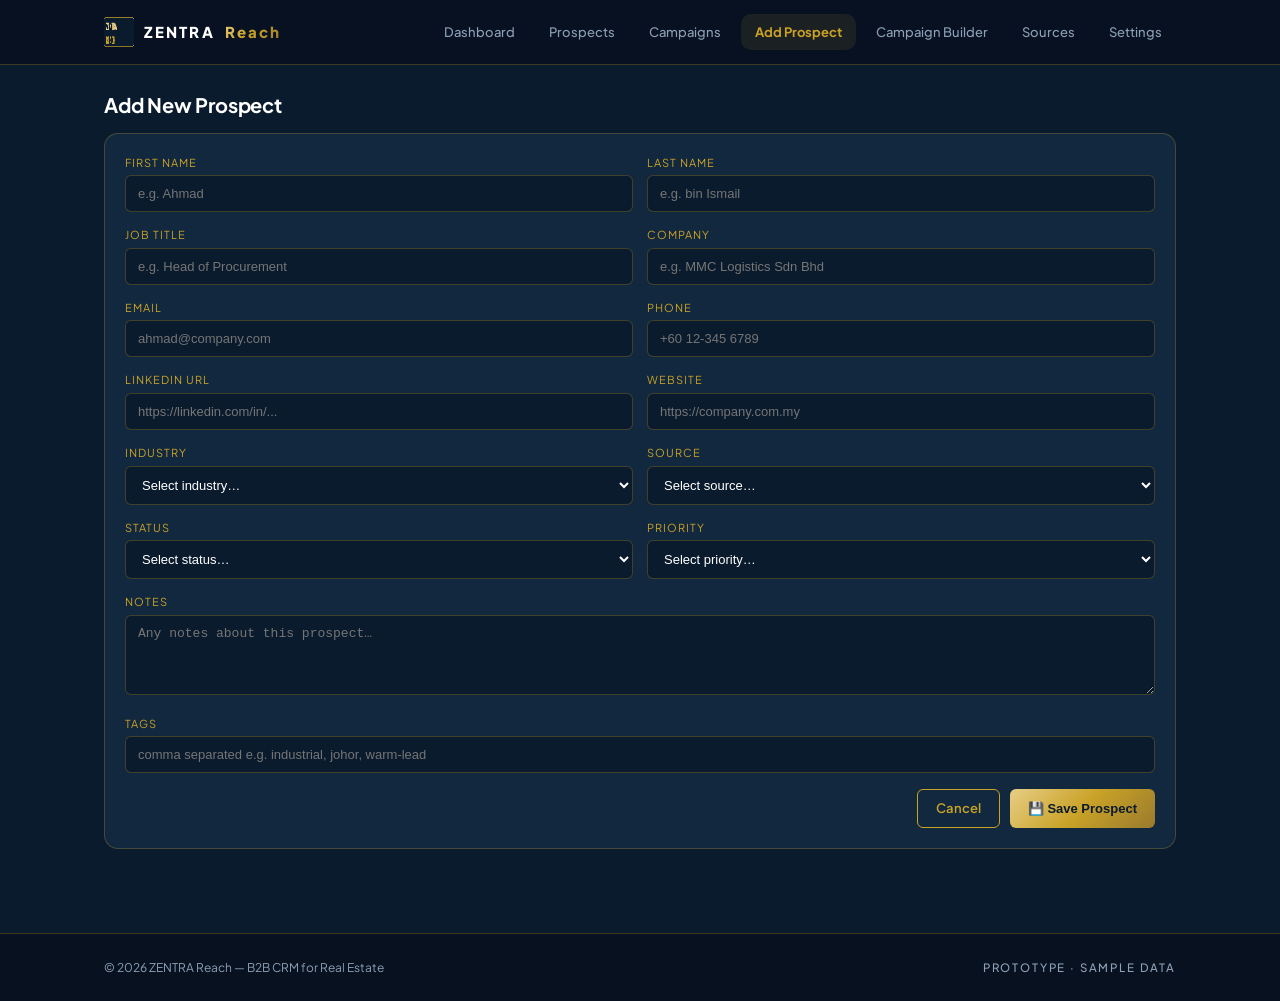
<file: add-prospect.html>
<!DOCTYPE html>
<html lang="en">
<head>
<meta charset="UTF-8">
<meta name="viewport" content="width=device-width, initial-scale=1.0">
<title>Add Prospect — ZENTRA Reach</title>
<link rel="stylesheet" href="assets/zentra.css">
<link rel="stylesheet" href="assets/reach.css">
<script src="assets/theme-boot.js"></script>
<style>
/* ---- CSS variable fallbacks for reach.css ---- */
:root {
  --card: var(--navy-panel, #12283f);
  --line: var(--hairline-soft, rgba(201,162,39,0.28));
  --radius: var(--r-md, 14px);
  --radius-sm: 6px;
  --ink: var(--text-primary, #ffffff);
  --ink-2: var(--text-body, #c7d1dc);
  --ink-3: var(--text-muted, #8c9fb4);
  --page-bg: var(--primary, #0b1b2e);
  --gold-core: #c9a227;
}
:root.theme-light {
  --card: #ffffff;
  --line: #e2e8f0;
  --radius: 14px;
  --ink: #16222f;
  --ink-2: #3a4555;
  --ink-3: #8c9fb4;
  --page-bg: #f5f7f9;
}
html { background: var(--page-bg); }

/* ---- Reach app header ---- */
.reach-header {
  background: rgba(7,17,32,0.88);
  backdrop-filter: blur(12px);
  border-bottom: 1px solid var(--hairline-soft);
  position: sticky;
  top: 0;
  z-index: 50;
}
.reach-header-inner {
  max-width: var(--wrap, 1120px);
  margin: 0 auto;
  padding: 0 24px;
  display: flex;
  align-items: center;
  min-height: 64px;
  gap: 24px;
}
.reach-brand {
  display: flex;
  align-items: center;
  gap: 10px;
  margin-right: auto;
}
.reach-brand img { width: 30px; height: 30px; }
.reach-brand b {
  font-size: 15px;
  font-weight: 800;
  letter-spacing: 0.14em;
  color: var(--text-primary);
}
.reach-brand span {
  font-size: 15px;
  font-weight: 800;
  letter-spacing: 0.14em;
  background: var(--grad-gold);
  -webkit-background-clip: text;
  background-clip: text;
  color: transparent;
}
.reach-nav {
  display: flex;
  align-items: center;
  gap: 6px;
}
.reach-nav a {
  font-size: 13px;
  font-weight: 500;
  color: var(--text-muted);
  padding: 8px 14px;
  border-radius: var(--r-sm, 10px);
  transition: all 0.18s ease;
  white-space: nowrap;
}
.reach-nav a:hover {
  color: var(--text-primary);
  background: rgba(255,255,255,0.05);
}
.reach-nav a[aria-current="page"] {
  color: var(--gold-core);
  font-weight: 700;
  background: rgba(201,162,39,0.10);
}
@media (max-width: 800px) {
  .reach-nav { display: none; }
}

/* ---- Page layout ---- */
.page-wrap {
  max-width: var(--wrap, 1120px);
  margin: 0 auto;
  padding: 28px 24px 64px;
}

/* ---- Mobile menu toggle ---- */
.mobile-nav-toggle {
  display: none;
  background: none;
  border: 1px solid var(--hairline-soft);
  color: var(--text-body);
  width: 38px;
  height: 38px;
  border-radius: 8px;
  cursor: pointer;
  align-items: center;
  justify-content: center;
}
@media (max-width: 800px) {
  .mobile-nav-toggle { display: flex; }
}

/* ---- Footer ---- */
.reach-footer {
  border-top: 1px solid var(--hairline-soft);
  padding: 24px 0;
  background: var(--navy-deep);
}
.reach-footer-inner {
  max-width: var(--wrap, 1120px);
  margin: 0 auto;
  padding: 0 24px;
  display: flex;
  justify-content: space-between;
  align-items: center;
  flex-wrap: wrap;
  gap: 8px;
  font-size: 12px;
  color: var(--text-muted);
}
@media (max-width: 600px) {
  .reach-footer-inner { flex-direction: column; text-align: center; }
}
</style>
</head>
<body>

<!-- ===== HEADER ===== -->
<header class="reach-header">
  <div class="reach-header-inner">
    <a href="index.html" class="reach-brand">
      <img src="assets/reach-mark.png" alt="ZENTRA Reach">
      <b>ZENTRA</b> <span>Reach</span>
    </a>
    <nav class="reach-nav">
      <a href="index.html">Dashboard</a>
      <a href="prospects.html">Prospects</a>
      <a href="campaigns.html">Campaigns</a>
      <a href="add-prospect.html" aria-current="page">Add Prospect</a>
      <a href="campaign-builder.html">Campaign Builder</a>
      <a href="sources.html">Sources</a>
      <a href="settings.html">Settings</a>
    </nav>
    <button class="mobile-nav-toggle" aria-label="Menu">
      <svg width="18" height="18" viewBox="0 0 24 24" fill="none" stroke="currentColor" stroke-width="2" stroke-linecap="round"><path d="M4 7h16M4 12h16M4 17h16"/></svg>
    </button>
  </div>
</header>

<!-- ===== PAGE CONTENT ===== -->
<main class="page-wrap">

  <div class="section-header">
    <h2>Add New Prospect</h2>
  </div>

  <div class="sec-card">
    <form class="form-grid" onsubmit="return false;">

      <!-- Row 1: First Name, Last Name -->
      <div class="fg">
        <label for="fname">First Name</label>
        <input type="text" id="fname" name="fname" placeholder="e.g. Ahmad" required>
      </div>
      <div class="fg">
        <label for="lname">Last Name</label>
        <input type="text" id="lname" name="lname" placeholder="e.g. bin Ismail">
      </div>

      <!-- Row 2: Job Title, Company -->
      <div class="fg">
        <label for="job">Job Title</label>
        <input type="text" id="job" name="job" placeholder="e.g. Head of Procurement">
      </div>
      <div class="fg">
        <label for="company">Company</label>
        <input type="text" id="company" name="company" placeholder="e.g. MMC Logistics Sdn Bhd">
      </div>

      <!-- Row 3: Email, Phone -->
      <div class="fg">
        <label for="email">Email</label>
        <input type="email" id="email" name="email" placeholder="ahmad@company.com" required>
      </div>
      <div class="fg">
        <label for="phone">Phone</label>
        <input type="tel" id="phone" name="phone" placeholder="+60 12-345 6789">
      </div>

      <!-- Row 4: LinkedIn URL, Website -->
      <div class="fg">
        <label for="linkedin">LinkedIn URL</label>
        <input type="url" id="linkedin" name="linkedin" placeholder="https://linkedin.com/in/...">
      </div>
      <div class="fg">
        <label for="website">Website</label>
        <input type="url" id="website" name="website" placeholder="https://company.com.my">
      </div>

      <!-- Row 5: Industry, Source -->
      <div class="fg">
        <label for="industry">Industry</label>
        <select id="industry" name="industry">
          <option value="">Select industry&hellip;</option>
          <option>Manufacturing</option>
          <option>Logistics</option>
          <option>F&amp;B</option>
          <option>Retail</option>
          <option>Tech</option>
          <option>Healthcare</option>
          <option>Other</option>
        </select>
      </div>
      <div class="fg">
        <label for="source">Source</label>
        <select id="source" name="source">
          <option value="">Select source&hellip;</option>
          <option>LinkedIn</option>
          <option>Google Dorks</option>
          <option>FMM Directory</option>
          <option>SSM e-Info</option>
          <option>Referral</option>
          <option>Event</option>
          <option>Cold Call</option>
          <option>Other</option>
        </select>
      </div>

      <!-- Row 6: Status, Priority -->
      <div class="fg">
        <label for="status">Status</label>
        <select id="status" name="status">
          <option value="">Select status&hellip;</option>
          <option>New</option>
          <option>Warm</option>
          <option>Cold</option>
          <option>Contacted</option>
          <option>Meeting</option>
        </select>
      </div>
      <div class="fg">
        <label for="priority">Priority</label>
        <select id="priority" name="priority">
          <option value="">Select priority&hellip;</option>
          <option>High</option>
          <option>Medium</option>
          <option>Low</option>
        </select>
      </div>

      <!-- Row 7: Notes (full width) -->
      <div class="fg fg-full">
        <label for="notes">Notes</label>
        <textarea id="notes" name="notes" placeholder="Any notes about this prospect&hellip;"></textarea>
      </div>

      <!-- Row 8: Tags (full width) -->
      <div class="fg fg-full">
        <label for="tags">Tags</label>
        <input type="text" id="tags" name="tags" placeholder="comma separated e.g. industrial, johor, warm-lead">
      </div>

    </form>

    <div class="form-actions">
      <a href="prospects.html" class="btn-ghost">Cancel</a>
      <button type="submit" class="btn-gold" onclick="this.closest('form').requestSubmit();">&#x1F4BE; Save Prospect</button>
    </div>
  </div>

</main>

<!-- ===== FOOTER ===== -->
<footer class="reach-footer">
  <div class="reach-footer-inner">
    <span>&copy; 2026 ZENTRA Reach &mdash; B2B CRM for Real Estate</span>
    <span class="micro">Prototype &middot; sample data</span>
  </div>
</footer>

<script src="assets/ui.js"></script>
</body>
</html>
</file>
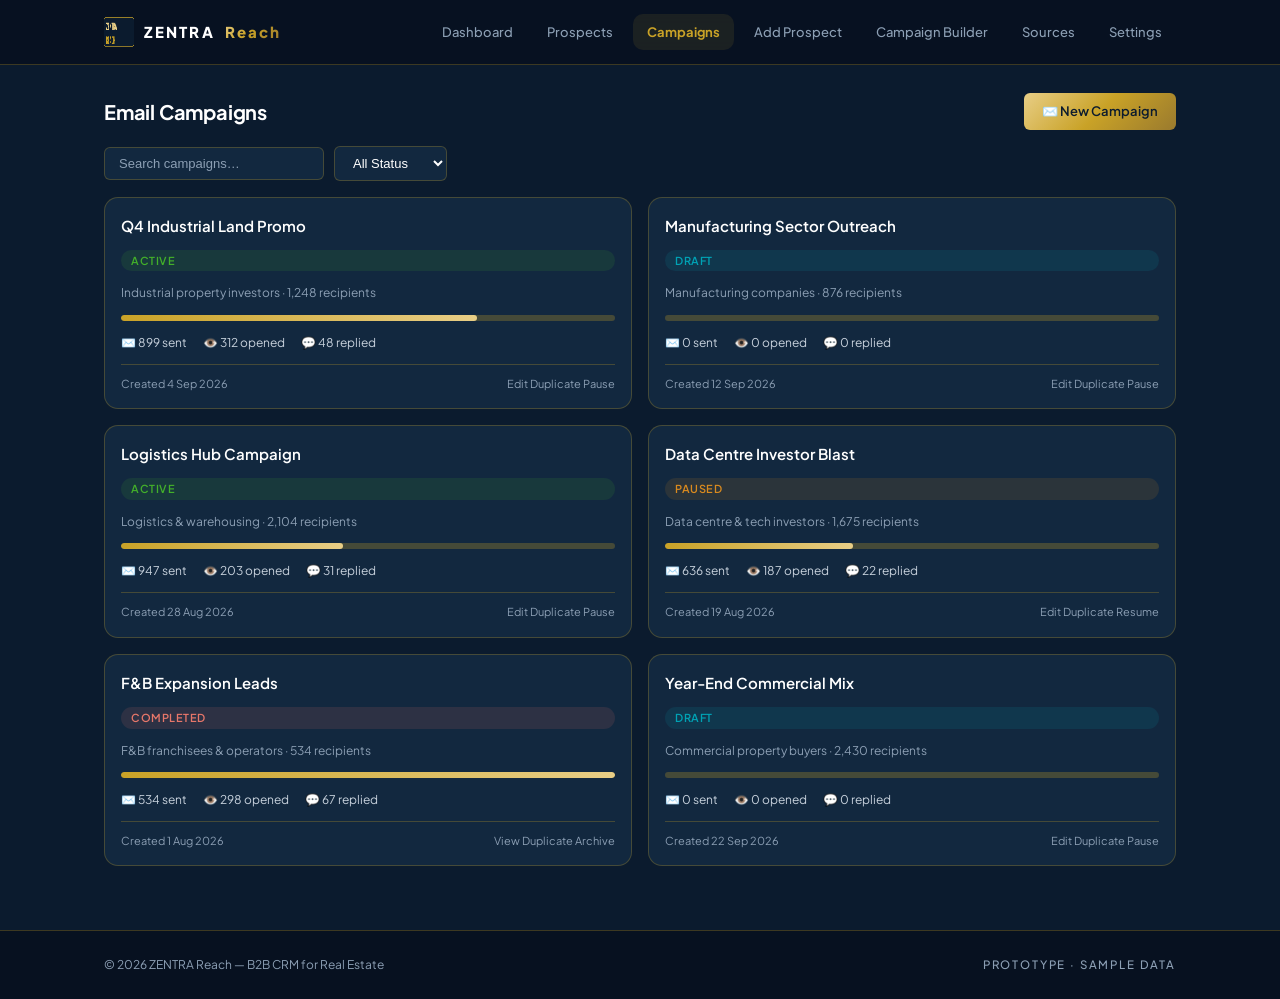
<file: campaigns.html>
<!DOCTYPE html>
<html lang="en">
<head>
<meta charset="UTF-8">
<meta name="viewport" content="width=device-width, initial-scale=1.0">
<title>Email Campaigns — ZENTRA Reach</title>
<link rel="stylesheet" href="assets/zentra.css">
<link rel="stylesheet" href="assets/reach.css">
<script src="assets/theme-boot.js"></script>
<style>
/* ---- CSS variable fallbacks for reach.css (not defined in zentra.css) ---- */
:root {
  --card: var(--navy-panel, #12283f);
  --line: var(--hairline-soft, rgba(201,162,39,0.28));
  --radius: var(--r-md, 14px);
  --radius-sm: 6px;
  --ink: var(--text-primary, #ffffff);
  --ink-2: var(--text-body, #c7d1dc);
  --ink-3: var(--text-muted, #8c9fb4);
  --page-bg: var(--primary, #0b1b2e);
  --gold-core: #c9a227;
}
:root.theme-light {
  --card: #ffffff;
  --line: #e2e8f0;
  --radius: 14px;
  --ink: #16222f;
  --ink-2: #3a4555;
  --ink-3: #8c9fb4;
  --page-bg: #f5f7f9;
}
html { background: var(--page-bg); }

/* ---- Reach app header ---- */
.reach-header {
  background: rgba(7,17,32,0.88);
  backdrop-filter: blur(12px);
  border-bottom: 1px solid var(--hairline-soft);
  position: sticky;
  top: 0;
  z-index: 50;
}
.reach-header-inner {
  max-width: var(--wrap, 1120px);
  margin: 0 auto;
  padding: 0 24px;
  display: flex;
  align-items: center;
  min-height: 64px;
  gap: 24px;
}
.reach-brand {
  display: flex;
  align-items: center;
  gap: 10px;
  margin-right: auto;
}
.reach-brand img { width: 30px; height: 30px; }
.reach-brand b {
  font-size: 15px;
  font-weight: 800;
  letter-spacing: 0.14em;
  color: var(--text-primary);
}
.reach-brand span {
  font-size: 15px;
  font-weight: 800;
  letter-spacing: 0.14em;
  background: var(--grad-gold);
  -webkit-background-clip: text;
  background-clip: text;
  color: transparent;
}
.reach-nav {
  display: flex;
  align-items: center;
  gap: 6px;
}
.reach-nav a {
  font-size: 13px;
  font-weight: 500;
  color: var(--text-muted);
  padding: 8px 14px;
  border-radius: var(--r-sm, 10px);
  transition: all 0.18s ease;
  white-space: nowrap;
}
.reach-nav a:hover {
  color: var(--text-primary);
  background: rgba(255,255,255,0.05);
}
.reach-nav a[aria-current="page"] {
  color: var(--gold-core);
  font-weight: 700;
  background: rgba(201,162,39,0.10);
}
@media (max-width: 800px) {
  .reach-nav { display: none; }
}

/* ---- Page layout ---- */
.page-wrap {
  max-width: var(--wrap, 1120px);
  margin: 0 auto;
  padding: 28px 24px 64px;
}

/* ---- Mobile menu toggle ---- */
.mobile-nav-toggle {
  display: none;
  background: none;
  border: 1px solid var(--hairline-soft);
  color: var(--text-body);
  width: 38px;
  height: 38px;
  border-radius: 8px;
  cursor: pointer;
  align-items: center;
  justify-content: center;
}
@media (max-width: 800px) {
  .mobile-nav-toggle { display: flex; }
}

/* ---- Footer ---- */
.reach-footer {
  border-top: 1px solid var(--hairline-soft);
  padding: 24px 0;
  background: var(--navy-deep);
}
.reach-footer-inner {
  max-width: var(--wrap, 1120px);
  margin: 0 auto;
  padding: 0 24px;
  display: flex;
  justify-content: space-between;
  align-items: center;
  flex-wrap: wrap;
  gap: 8px;
  font-size: 12px;
  color: var(--text-muted);
}
@media (max-width: 600px) {
  .reach-footer-inner { flex-direction: column; text-align: center; }
}
</style>
</head>
<body>

<!-- ===== HEADER ===== -->
<header class="reach-header">
  <div class="reach-header-inner">
    <a href="index.html" class="reach-brand">
      <img src="assets/reach-mark.png" alt="ZENTRA Reach">
      <b>ZENTRA</b> <span>Reach</span>
    </a>
    <nav class="reach-nav">
      <a href="index.html">Dashboard</a>
      <a href="prospects.html">Prospects</a>
      <a href="campaigns.html" aria-current="page">Campaigns</a>
      <a href="add-prospect.html">Add Prospect</a>
      <a href="campaign-builder.html">Campaign Builder</a>
      <a href="sources.html">Sources</a>
      <a href="settings.html">Settings</a>
    </nav>
    <button class="mobile-nav-toggle" aria-label="Menu">
      <svg width="18" height="18" viewBox="0 0 24 24" fill="none" stroke="currentColor" stroke-width="2" stroke-linecap="round"><path d="M4 7h16M4 12h16M4 17h16"/></svg>
    </button>
  </div>
</header>

<!-- ===== PAGE CONTENT ===== -->
<main class="page-wrap">

  <!-- Section header -->
  <div class="section-header">
    <h2>Email Campaigns</h2>
    <a href="campaign-builder.html" class="btn-gold">&#x2709;&#xFE0F; New Campaign</a>
  </div>

  <!-- Filter bar -->
  <div class="filter-bar">
    <input type="search" placeholder="Search campaigns&hellip;">
    <select>
      <option>All Status</option>
      <option>Active</option>
      <option>Draft</option>
      <option>Completed</option>
      <option>Paused</option>
    </select>
  </div>

  <!-- Campaign cards -->
  <div class="reach-grid reach-grid-2">

    <!-- Card 1 -->
    <div class="ccard">
      <div class="cc-title">Q4 Industrial Land Promo</div>
      <span class="badge badge-success">Active</span>
      <div class="cc-meta">Industrial property investors &middot; 1,248 recipients</div>
      <div class="cc-bar"><div class="cc-bar-fill" style="width:72%"></div></div>
      <div class="cc-stats">
        <span>&#x2709;&#xFE0F; 899 sent</span>
        <span>&#x1F441;&#xFE0F; 312 opened</span>
        <span>&#x1F4AC; 48 replied</span>
      </div>
      <div class="cc-footer">
        <span>Created 4 Sep 2026</span>
        <span class="dt-actions">
          <a href="#">Edit</a>
          <a href="#">Duplicate</a>
          <a href="#">Pause</a>
        </span>
      </div>
    </div>

    <!-- Card 2 -->
    <div class="ccard">
      <div class="cc-title">Manufacturing Sector Outreach</div>
      <span class="badge badge-info">Draft</span>
      <div class="cc-meta">Manufacturing companies &middot; 876 recipients</div>
      <div class="cc-bar"><div class="cc-bar-fill" style="width:0%"></div></div>
      <div class="cc-stats">
        <span>&#x2709;&#xFE0F; 0 sent</span>
        <span>&#x1F441;&#xFE0F; 0 opened</span>
        <span>&#x1F4AC; 0 replied</span>
      </div>
      <div class="cc-footer">
        <span>Created 12 Sep 2026</span>
        <span class="dt-actions">
          <a href="#">Edit</a>
          <a href="#">Duplicate</a>
          <a href="#">Pause</a>
        </span>
      </div>
    </div>

    <!-- Card 3 -->
    <div class="ccard">
      <div class="cc-title">Logistics Hub Campaign</div>
      <span class="badge badge-success">Active</span>
      <div class="cc-meta">Logistics &amp; warehousing &middot; 2,104 recipients</div>
      <div class="cc-bar"><div class="cc-bar-fill" style="width:45%"></div></div>
      <div class="cc-stats">
        <span>&#x2709;&#xFE0F; 947 sent</span>
        <span>&#x1F441;&#xFE0F; 203 opened</span>
        <span>&#x1F4AC; 31 replied</span>
      </div>
      <div class="cc-footer">
        <span>Created 28 Aug 2026</span>
        <span class="dt-actions">
          <a href="#">Edit</a>
          <a href="#">Duplicate</a>
          <a href="#">Pause</a>
        </span>
      </div>
    </div>

    <!-- Card 4 -->
    <div class="ccard">
      <div class="cc-title">Data Centre Investor Blast</div>
      <span class="badge badge-warning">Paused</span>
      <div class="cc-meta">Data centre &amp; tech investors &middot; 1,675 recipients</div>
      <div class="cc-bar"><div class="cc-bar-fill" style="width:38%"></div></div>
      <div class="cc-stats">
        <span>&#x2709;&#xFE0F; 636 sent</span>
        <span>&#x1F441;&#xFE0F; 187 opened</span>
        <span>&#x1F4AC; 22 replied</span>
      </div>
      <div class="cc-footer">
        <span>Created 19 Aug 2026</span>
        <span class="dt-actions">
          <a href="#">Edit</a>
          <a href="#">Duplicate</a>
          <a href="#">Resume</a>
        </span>
      </div>
    </div>

    <!-- Card 5 -->
    <div class="ccard">
      <div class="cc-title">F&amp;B Expansion Leads</div>
      <span class="badge badge-danger">Completed</span>
      <div class="cc-meta">F&amp;B franchisees &amp; operators &middot; 534 recipients</div>
      <div class="cc-bar"><div class="cc-bar-fill" style="width:100%"></div></div>
      <div class="cc-stats">
        <span>&#x2709;&#xFE0F; 534 sent</span>
        <span>&#x1F441;&#xFE0F; 298 opened</span>
        <span>&#x1F4AC; 67 replied</span>
      </div>
      <div class="cc-footer">
        <span>Created 1 Aug 2026</span>
        <span class="dt-actions">
          <a href="#">View</a>
          <a href="#">Duplicate</a>
          <a href="#">Archive</a>
        </span>
      </div>
    </div>

    <!-- Card 6 -->
    <div class="ccard">
      <div class="cc-title">Year-End Commercial Mix</div>
      <span class="badge badge-info">Draft</span>
      <div class="cc-meta">Commercial property buyers &middot; 2,430 recipients</div>
      <div class="cc-bar"><div class="cc-bar-fill" style="width:0%"></div></div>
      <div class="cc-stats">
        <span>&#x2709;&#xFE0F; 0 sent</span>
        <span>&#x1F441;&#xFE0F; 0 opened</span>
        <span>&#x1F4AC; 0 replied</span>
      </div>
      <div class="cc-footer">
        <span>Created 22 Sep 2026</span>
        <span class="dt-actions">
          <a href="#">Edit</a>
          <a href="#">Duplicate</a>
          <a href="#">Pause</a>
        </span>
      </div>
    </div>

  </div>

</main>

<!-- ===== FOOTER ===== -->
<footer class="reach-footer">
  <div class="reach-footer-inner">
    <span>&copy; 2026 ZENTRA Reach &mdash; B2B CRM for Real Estate</span>
    <span class="micro">Prototype &middot; sample data</span>
  </div>
</footer>

<script src="assets/ui.js"></script>
</body>
</html>
</file>
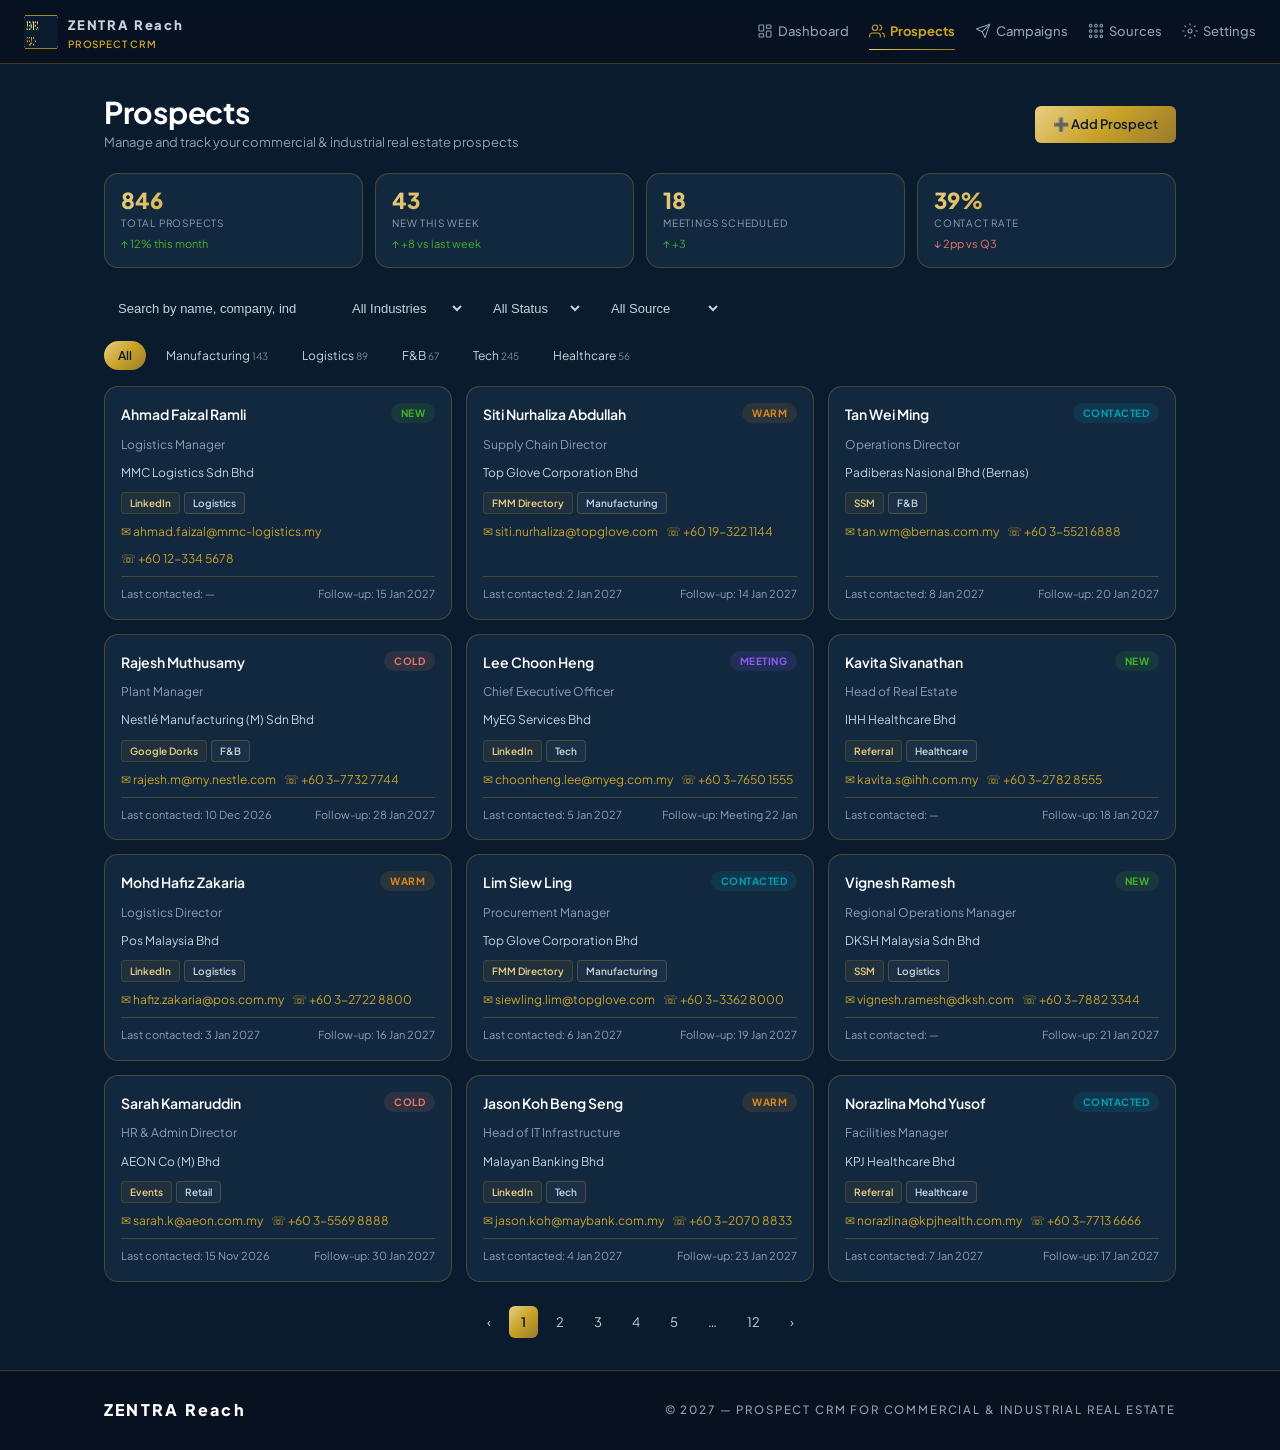
<file: prospects.html>
<!DOCTYPE html>
<html lang="en">
<head>
<meta charset="utf-8">
<meta name="viewport" content="width=device-width, initial-scale=1">
<title>Prospects — ZENTRA Reach</title>
<meta name="description" content="ZENTRA Reach — B2B prospect discovery &amp; CRM for commercial/industrial real estate agents.">
<script src="assets/theme-boot.js"></script>
<link rel="stylesheet" href="assets/zentra.css">
<link rel="stylesheet" href="assets/reach.css">
<style>
/* ---- ZENTRA Reach page-level overrides ---- */
body { background: var(--primary); }
.main { padding: 32px 0; }

/* NAV overrides for ZENTRA Reach brand */
#znav .brand .mark img { content: url('assets/reach-mark.png'); }
#znav .brand b { font-size: 13px; font-weight: 800; letter-spacing: 0.14em; }
#znav .brand small { color: var(--gold-core); font-size: 10px; font-weight: 600; letter-spacing: 0.08em; text-transform: uppercase; display: block; }
#znav .sec { display: none; }

/* Sidebar / topbar nav — ZENTRA Reach friendly */
@media(min-width:721px){
  #znav { display: flex; align-items: center; gap: 12px; background: rgba(7,17,32,0.82); backdrop-filter: blur(14px); border-bottom: 1px solid var(--hairline-soft); padding: 0 24px; min-height: 64px; }
  #znav .brand { display: flex; align-items: center; gap: 10px; margin-right: auto; }
  #znav .brand .mark { width: 34px; height: 34px; }
  #znav .nav { display: flex; gap: 20px; }
  #znav .nav a { font-size: 13px; font-weight: 500; color: var(--text-muted); padding: 6px 0; position: relative; text-decoration: none; transition: color 0.18s; display: inline-flex; align-items: center; gap: 5px; }
  #znav .nav a:hover { color: var(--text-primary); }
  #znav .nav a.on { color: var(--gold-core); font-weight: 700; }
  #znav .nav a.on::after { content: ""; position: absolute; left: 0; right: 0; bottom: -2px; height: 1px; background: var(--grad-gold); }
  #znav .nav .ic { width: 16px; height: 16px; flex: 0 0 auto; }
  #znav .foot { display: none; }
}
@media(max-width:720px){
  #znav { display: none; }
}

/* ----- Page-specific --------------------------------------------------- */
.page-title-area {
  display: flex;
  justify-content: space-between;
  align-items: center;
  margin-bottom: 20px;
  flex-wrap: wrap;
  gap: 12px;
}
.page-title-area h1 {
  font-size: clamp(23px, 2.6vw, 30px);
  font-weight: 700;
  color: var(--text-primary);
  margin: 0;
  letter-spacing: -0.01em;
}
.page-title-area .subtitle {
  font-size: 13px;
  color: var(--text-muted);
  margin-top: 4px;
}

/* KPI mini-row */
.kpi-row {
  display: grid;
  grid-template-columns: repeat(4, 1fr);
  gap: 12px;
  margin-bottom: 24px;
}
@media(max-width:700px){ .kpi-row { grid-template-columns: repeat(2, 1fr); } }
@media(max-width:400px){ .kpi-row { grid-template-columns: 1fr; } }
.kpi-mini {
  background: var(--navy-panel);
  border: 1px solid var(--hairline-soft);
  border-radius: var(--r-md, 14px);
  padding: 14px 16px;
  display: flex;
  flex-direction: column;
}
.kpi-mini .km-val {
  font-size: 22px;
  font-weight: 800;
  background: var(--grad-gold);
  -webkit-background-clip: text;
  background-clip: text;
  color: transparent;
  line-height: 1.1;
}
.kpi-mini .km-label {
  font-size: 10px;
  text-transform: uppercase;
  letter-spacing: 0.08em;
  color: var(--text-muted);
  margin-top: 3px;
}
.kpi-mini .km-trend {
  font-size: 11px;
  margin-top: 4px;
  display: flex;
  align-items: center;
  gap: 3px;
}
.kpi-mini .km-trend.up { color: var(--success, #43b02a); }
.kpi-mini .km-trend.down { color: var(--danger, #e8776a); }

/* Prospect cards */
.reach-grid { display: grid; gap: 14px; }
.reach-grid-3 { grid-template-columns: repeat(3, 1fr); }
@media(max-width:900px){ .reach-grid-3 { grid-template-columns: repeat(2, 1fr); } }
@media(max-width:600px){ .reach-grid-3 { grid-template-columns: 1fr; } }

.pcard {
  background: var(--navy-panel);
  border: 1px solid var(--hairline-soft);
  border-radius: var(--r-md, 14px);
  padding: 16px;
  display: flex;
  flex-direction: column;
  gap: 8px;
  transition: all 0.2s;
}
.pcard:hover {
  box-shadow: var(--glow-gold);
  translate: 0 -2px;
  border-color: var(--hairline);
}
.pcard .pc-top {
  display: flex;
  justify-content: space-between;
  align-items: flex-start;
}
.pcard .pc-name {
  font-weight: 600;
  font-size: 14px;
  color: var(--text-primary);
}
.pcard .pc-title {
  font-size: 12px;
  color: var(--text-muted);
  margin-top: 1px;
}
.pcard .pc-company {
  font-size: 12px;
  color: var(--text-body);
  margin-top: 1px;
}
.pcard .pc-badges { display: flex; gap: 4px; flex-wrap: wrap; margin-top: 2px; }
.pcard .pc-contact { display: flex; gap: 8px; font-size: 12px; color: var(--text-muted); flex-wrap: wrap; }
.pcard .pc-contact a { color: var(--gold-core); text-decoration: none; }
.pcard .pc-contact a:hover { text-decoration: underline; }
.pcard .pc-meta {
  display: flex;
  justify-content: space-between;
  font-size: 11px;
  color: var(--text-muted);
  border-top: 1px solid var(--hairline-soft);
  padding-top: 8px;
  margin-top: auto;
}

/* Badges */
.badge {
  display: inline-block;
  padding: 2px 10px;
  border-radius: 20px;
  font-size: 10px;
  font-weight: 700;
  text-transform: uppercase;
  letter-spacing: 0.5px;
}
.badge-new { background: rgba(67,176,42,0.12); color: #43b02a; }
.badge-warm { background: rgba(217,138,31,0.12); color: #d98a1f; }
.badge-cold { background: rgba(232,119,106,0.12); color: #e8776a; }
.badge-contacted { background: rgba(0,163,181,0.12); color: #00a3b5; }
.badge-meeting { background: rgba(139,92,246,0.12); color: #8b5cf6; }

/* Source & Industry tags */
.tag-source, .tag-industry {
  display: inline-block;
  padding: 2px 8px;
  border-radius: 4px;
  font-size: 10px;
  font-weight: 600;
}
.tag-source { background: rgba(201,162,39,0.08); color: var(--gold-light, #e8ce86); border: 1px solid rgba(201,162,39,0.18); }
.tag-industry { background: rgba(255,255,255,0.04); color: var(--text-body); border: 1px solid var(--hairline-soft); }
</style>
</head>
<body>

<!-- ===== SITE HEADER ===== -->
<div id="znav">
  <div class="brand">
    <div class="mark"><img src="assets/reach-mark.png" alt="ZENTRA Reach" width="34" height="34"></div>
    <div>
      <b>ZENTRA Reach</b>
      <small>Prospect CRM</small>
    </div>
  </div>
  <nav class="nav">
    <a href="index.html"><svg class="ic" viewBox="0 0 24 24" fill="none" stroke="currentColor" stroke-width="1.6" stroke-linecap="round" stroke-linejoin="round"><rect x="3" y="3" width="7" height="9" rx="1"/><rect x="14" y="3" width="7" height="5" rx="1"/><rect x="14" y="12" width="7" height="9" rx="1"/><rect x="3" y="16" width="7" height="5" rx="1"/></svg><span>Dashboard</span></a>
    <a href="prospects.html" class="on"><svg class="ic" viewBox="0 0 24 24" fill="none" stroke="currentColor" stroke-width="1.6" stroke-linecap="round" stroke-linejoin="round"><path d="M17 21v-2a4 4 0 0 0-4-4H5a4 4 0 0 0-4 4v2"/><circle cx="9" cy="7" r="4"/><path d="M23 21v-2a4 4 0 0 0-3-3.87"/><path d="M16 3.13a4 4 0 0 1 0 7.75"/></svg><span>Prospects</span></a>
    <a href="campaigns.html"><svg class="ic" viewBox="0 0 24 24" fill="none" stroke="currentColor" stroke-width="1.6" stroke-linecap="round" stroke-linejoin="round"><path d="M22 2 11 13"/><path d="M22 2l-7 20-4-9-9-4 20-7z"/></svg><span>Campaigns</span></a>
    <a href="sources.html"><svg class="ic" viewBox="0 0 24 24" fill="none" stroke="currentColor" stroke-width="1.6" stroke-linecap="round" stroke-linejoin="round"><circle cx="4" cy="4" r="2"/><circle cx="12" cy="4" r="2"/><circle cx="20" cy="4" r="2"/><circle cx="4" cy="12" r="2"/><circle cx="12" cy="12" r="2"/><circle cx="20" cy="12" r="2"/><circle cx="4" cy="20" r="2"/><circle cx="12" cy="20" r="2"/><circle cx="20" cy="20" r="2"/></svg><span>Sources</span></a>
    <a href="settings.html"><svg class="ic" viewBox="0 0 24 24" fill="none" stroke="currentColor" stroke-width="1.6" stroke-linecap="round" stroke-linejoin="round"><circle cx="12" cy="12" r="3"/><path d="M12 1v2M12 21v2M4.22 4.22l1.42 1.42M18.36 18.36l1.42 1.42M1 12h2M21 12h2M4.22 19.78l1.42-1.42M18.36 5.64l1.42-1.42"/></svg><span>Settings</span></a>
  </nav>
</div>

<main class="main">
<div class="wrap">

  <!-- ===== PAGE HEADER ===== -->
  <div class="page-title-area">
    <div>
      <h1>Prospects</h1>
      <div class="subtitle">Manage and track your commercial &amp; industrial real estate prospects</div>
    </div>
    <a href="add-prospect.html" class="btn-gold">➕ Add Prospect</a>
  </div>

  <!-- ===== KPI MINI ROW ===== -->
  <div class="kpi-row">
    <div class="kpi-mini">
      <span class="km-val">846</span>
      <span class="km-label">Total Prospects</span>
      <span class="km-trend up">↑ 12% this month</span>
    </div>
    <div class="kpi-mini">
      <span class="km-val">43</span>
      <span class="km-label">New This Week</span>
      <span class="km-trend up">↑ +8 vs last week</span>
    </div>
    <div class="kpi-mini">
      <span class="km-val">18</span>
      <span class="km-label">Meetings Scheduled</span>
      <span class="km-trend up">↑ +3</span>
    </div>
    <div class="kpi-mini">
      <span class="km-val">39%</span>
      <span class="km-label">Contact Rate</span>
      <span class="km-trend down">↓ 2pp vs Q3</span>
    </div>
  </div>

  <!-- ===== FILTER BAR ===== -->
  <div class="filter-bar">
    <input type="search" placeholder="Search by name, company, industry&hellip;">
    <select>
      <option>All Industries</option>
      <option>Manufacturing</option>
      <option>Logistics</option>
      <option>F&amp;B</option>
      <option>Retail</option>
      <option>Tech</option>
      <option>Healthcare</option>
    </select>
    <select>
      <option>All Status</option>
      <option>New</option>
      <option>Warm</option>
      <option>Cold</option>
      <option>Contacted</option>
      <option>Meeting</option>
    </select>
    <select>
      <option>All Source</option>
      <option>LinkedIn</option>
      <option>Google Dorks</option>
      <option>FMM</option>
      <option>SSM</option>
      <option>Referral</option>
      <option>Events</option>
    </select>
  </div>

  <!-- ===== FILTER PILLS ===== -->
  <div class="filter-pills" style="margin-bottom:16px;">
    <span class="pill active">All</span>
    <span class="pill">Manufacturing <small style="opacity:0.6;">143</small></span>
    <span class="pill">Logistics <small style="opacity:0.6;">89</small></span>
    <span class="pill">F&amp;B <small style="opacity:0.6;">67</small></span>
    <span class="pill">Tech <small style="opacity:0.6;">245</small></span>
    <span class="pill">Healthcare <small style="opacity:0.6;">56</small></span>
  </div>

  <!-- ===== PROSPECT GRID ===== -->
  <div class="reach-grid reach-grid-3">

    <!-- 1 -->
    <div class="pcard">
      <div class="pc-top">
        <span class="pc-name">Ahmad Faizal Ramli</span>
        <span class="badge badge-new">New</span>
      </div>
      <div class="pc-title">Logistics Manager</div>
      <div class="pc-company">MMC Logistics Sdn Bhd</div>
      <div class="pc-badges">
        <span class="tag-source">LinkedIn</span>
        <span class="tag-industry">Logistics</span>
      </div>
      <div class="pc-contact">
        <a href="mailto:ahmad.faizal@mmc-logistics.my">✉ ahmad.faizal@mmc-logistics.my</a>
        <a href="tel:+60123345678">☏ +60 12-334 5678</a>
      </div>
      <div class="pc-meta">
        <span>Last contacted: —</span>
        <span>Follow-up: 15 Jan 2027</span>
      </div>
    </div>

    <!-- 2 -->
    <div class="pcard">
      <div class="pc-top">
        <span class="pc-name">Siti Nurhaliza Abdullah</span>
        <span class="badge badge-warm">Warm</span>
      </div>
      <div class="pc-title">Supply Chain Director</div>
      <div class="pc-company">Top Glove Corporation Bhd</div>
      <div class="pc-badges">
        <span class="tag-source">FMM Directory</span>
        <span class="tag-industry">Manufacturing</span>
      </div>
      <div class="pc-contact">
        <a href="mailto:siti.nurhaliza@topglove.com">✉ siti.nurhaliza@topglove.com</a>
        <a href="tel:+60193221144">☏ +60 19-322 1144</a>
      </div>
      <div class="pc-meta">
        <span>Last contacted: 2 Jan 2027</span>
        <span>Follow-up: 14 Jan 2027</span>
      </div>
    </div>

    <!-- 3 -->
    <div class="pcard">
      <div class="pc-top">
        <span class="pc-name">Tan Wei Ming</span>
        <span class="badge badge-contacted">Contacted</span>
      </div>
      <div class="pc-title">Operations Director</div>
      <div class="pc-company">Padiberas Nasional Bhd (Bernas)</div>
      <div class="pc-badges">
        <span class="tag-source">SSM</span>
        <span class="tag-industry">F&amp;B</span>
      </div>
      <div class="pc-contact">
        <a href="mailto:tan.wm@bernas.com.my">✉ tan.wm@bernas.com.my</a>
        <a href="tel:+60355216888">☏ +60 3-5521 6888</a>
      </div>
      <div class="pc-meta">
        <span>Last contacted: 8 Jan 2027</span>
        <span>Follow-up: 20 Jan 2027</span>
      </div>
    </div>

    <!-- 4 -->
    <div class="pcard">
      <div class="pc-top">
        <span class="pc-name">Rajesh Muthusamy</span>
        <span class="badge badge-cold">Cold</span>
      </div>
      <div class="pc-title">Plant Manager</div>
      <div class="pc-company">Nestlé Manufacturing (M) Sdn Bhd</div>
      <div class="pc-badges">
        <span class="tag-source">Google Dorks</span>
        <span class="tag-industry">F&amp;B</span>
      </div>
      <div class="pc-contact">
        <a href="mailto:rajesh.m@my.nestle.com">✉ rajesh.m@my.nestle.com</a>
        <a href="tel:+60377327744">☏ +60 3-7732 7744</a>
      </div>
      <div class="pc-meta">
        <span>Last contacted: 10 Dec 2026</span>
        <span>Follow-up: 28 Jan 2027</span>
      </div>
    </div>

    <!-- 5 -->
    <div class="pcard">
      <div class="pc-top">
        <span class="pc-name">Lee Choon Heng</span>
        <span class="badge badge-meeting">Meeting</span>
      </div>
      <div class="pc-title">Chief Executive Officer</div>
      <div class="pc-company">MyEG Services Bhd</div>
      <div class="pc-badges">
        <span class="tag-source">LinkedIn</span>
        <span class="tag-industry">Tech</span>
      </div>
      <div class="pc-contact">
        <a href="mailto:choonheng.lee@myeg.com.my">✉ choonheng.lee@myeg.com.my</a>
        <a href="tel:+60376501555">☏ +60 3-7650 1555</a>
      </div>
      <div class="pc-meta">
        <span>Last contacted: 5 Jan 2027</span>
        <span>Follow-up: Meeting 22 Jan</span>
      </div>
    </div>

    <!-- 6 -->
    <div class="pcard">
      <div class="pc-top">
        <span class="pc-name">Kavita Sivanathan</span>
        <span class="badge badge-new">New</span>
      </div>
      <div class="pc-title">Head of Real Estate</div>
      <div class="pc-company">IHH Healthcare Bhd</div>
      <div class="pc-badges">
        <span class="tag-source">Referral</span>
        <span class="tag-industry">Healthcare</span>
      </div>
      <div class="pc-contact">
        <a href="mailto:kavita.s@ihh.com.my">✉ kavita.s@ihh.com.my</a>
        <a href="tel:+60327828555">☏ +60 3-2782 8555</a>
      </div>
      <div class="pc-meta">
        <span>Last contacted: —</span>
        <span>Follow-up: 18 Jan 2027</span>
      </div>
    </div>

    <!-- 7 -->
    <div class="pcard">
      <div class="pc-top">
        <span class="pc-name">Mohd Hafiz Zakaria</span>
        <span class="badge badge-warm">Warm</span>
      </div>
      <div class="pc-title">Logistics Director</div>
      <div class="pc-company">Pos Malaysia Bhd</div>
      <div class="pc-badges">
        <span class="tag-source">LinkedIn</span>
        <span class="tag-industry">Logistics</span>
      </div>
      <div class="pc-contact">
        <a href="mailto:hafiz.zakaria@pos.com.my">✉ hafiz.zakaria@pos.com.my</a>
        <a href="tel:+60327228800">☏ +60 3-2722 8800</a>
      </div>
      <div class="pc-meta">
        <span>Last contacted: 3 Jan 2027</span>
        <span>Follow-up: 16 Jan 2027</span>
      </div>
    </div>

    <!-- 8 -->
    <div class="pcard">
      <div class="pc-top">
        <span class="pc-name">Lim Siew Ling</span>
        <span class="badge badge-contacted">Contacted</span>
      </div>
      <div class="pc-title">Procurement Manager</div>
      <div class="pc-company">Top Glove Corporation Bhd</div>
      <div class="pc-badges">
        <span class="tag-source">FMM Directory</span>
        <span class="tag-industry">Manufacturing</span>
      </div>
      <div class="pc-contact">
        <a href="mailto:siewling.lim@topglove.com">✉ siewling.lim@topglove.com</a>
        <a href="tel:+60333628000">☏ +60 3-3362 8000</a>
      </div>
      <div class="pc-meta">
        <span>Last contacted: 6 Jan 2027</span>
        <span>Follow-up: 19 Jan 2027</span>
      </div>
    </div>

    <!-- 9 -->
    <div class="pcard">
      <div class="pc-top">
        <span class="pc-name">Vignesh Ramesh</span>
        <span class="badge badge-new">New</span>
      </div>
      <div class="pc-title">Regional Operations Manager</div>
      <div class="pc-company">DKSH Malaysia Sdn Bhd</div>
      <div class="pc-badges">
        <span class="tag-source">SSM</span>
        <span class="tag-industry">Logistics</span>
      </div>
      <div class="pc-contact">
        <a href="mailto:vignesh.ramesh@dksh.com">✉ vignesh.ramesh@dksh.com</a>
        <a href="tel:+60378823344">☏ +60 3-7882 3344</a>
      </div>
      <div class="pc-meta">
        <span>Last contacted: —</span>
        <span>Follow-up: 21 Jan 2027</span>
      </div>
    </div>

    <!-- 10 -->
    <div class="pcard">
      <div class="pc-top">
        <span class="pc-name">Sarah Kamaruddin</span>
        <span class="badge badge-cold">Cold</span>
      </div>
      <div class="pc-title">HR &amp; Admin Director</div>
      <div class="pc-company">AEON Co (M) Bhd</div>
      <div class="pc-badges">
        <span class="tag-source">Events</span>
        <span class="tag-industry">Retail</span>
      </div>
      <div class="pc-contact">
        <a href="mailto:sarah.k@aeon.com.my">✉ sarah.k@aeon.com.my</a>
        <a href="tel:+60355698888">☏ +60 3-5569 8888</a>
      </div>
      <div class="pc-meta">
        <span>Last contacted: 15 Nov 2026</span>
        <span>Follow-up: 30 Jan 2027</span>
      </div>
    </div>

    <!-- 11 -->
    <div class="pcard">
      <div class="pc-top">
        <span class="pc-name">Jason Koh Beng Seng</span>
        <span class="badge badge-warm">Warm</span>
      </div>
      <div class="pc-title">Head of IT Infrastructure</div>
      <div class="pc-company">Malayan Banking Bhd</div>
      <div class="pc-badges">
        <span class="tag-source">LinkedIn</span>
        <span class="tag-industry">Tech</span>
      </div>
      <div class="pc-contact">
        <a href="mailto:jason.koh@maybank.com.my">✉ jason.koh@maybank.com.my</a>
        <a href="tel:+60320708833">☏ +60 3-2070 8833</a>
      </div>
      <div class="pc-meta">
        <span>Last contacted: 4 Jan 2027</span>
        <span>Follow-up: 23 Jan 2027</span>
      </div>
    </div>

    <!-- 12 -->
    <div class="pcard">
      <div class="pc-top">
        <span class="pc-name">Norazlina Mohd Yusof</span>
        <span class="badge badge-contacted">Contacted</span>
      </div>
      <div class="pc-title">Facilities Manager</div>
      <div class="pc-company">KPJ Healthcare Bhd</div>
      <div class="pc-badges">
        <span class="tag-source">Referral</span>
        <span class="tag-industry">Healthcare</span>
      </div>
      <div class="pc-contact">
        <a href="mailto:norazlina@kpjhealth.com.my">✉ norazlina@kpjhealth.com.my</a>
        <a href="tel:+60377136666">☏ +60 3-7713 6666</a>
      </div>
      <div class="pc-meta">
        <span>Last contacted: 7 Jan 2027</span>
        <span>Follow-up: 17 Jan 2027</span>
      </div>
    </div>

  </div>

  <!-- ===== PAGINATION ===== -->
  <div class="pagination">
    <a href="#">‹</a>
    <a href="#" class="active">1</a>
    <a href="#">2</a>
    <a href="#">3</a>
    <a href="#">4</a>
    <a href="#">5</a>
    <a href="#">…</a>
    <a href="#">12</a>
    <a href="#">›</a>
  </div>

</div>
</main>

<!-- ===== FOOTER ===== -->
<footer class="site-footer">
  <div class="wrap">
    <div class="inner">
      <span class="brand-text"><b>ZENTRA Reach</b></span>
      <span class="micro">&copy; 2027 — Prospect CRM for commercial &amp; industrial real estate</span>
    </div>
  </div>
</footer>

<script src="assets/ui.js"></script>
</body>
</html>
</file>
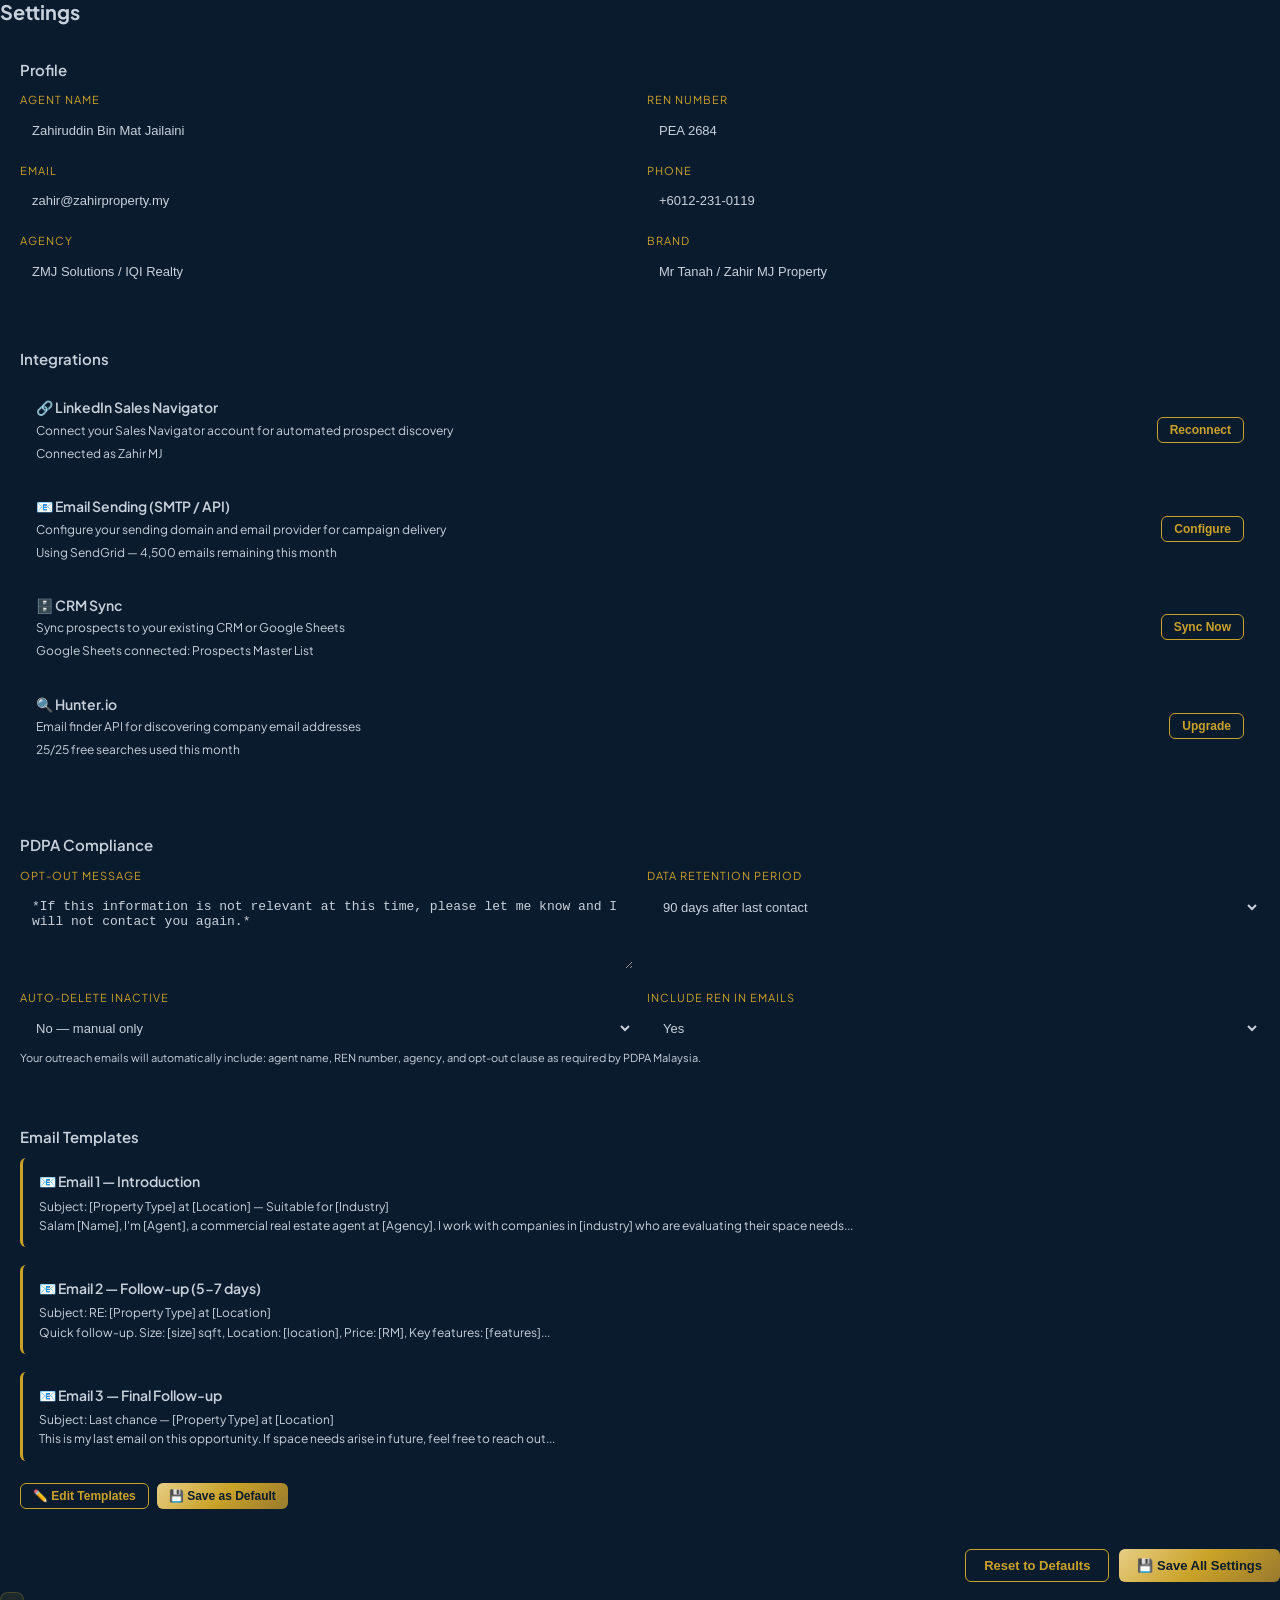
<file: settings.html>
<!DOCTYPE html>
<html lang="en">
<head>
<meta charset="UTF-8">
<meta name="viewport" content="width=device-width,initial-scale=1.0">
<meta name="robots" content="noindex,nofollow">
<title>ZENTRA Reach — Settings</title>
<script src="assets/theme-boot.js"></script>
<link rel="stylesheet" href="assets/zentra.css">
<link rel="stylesheet" href="assets/reach.css">
</head>
<body>
<div id="app">
<nav id="sidebar"></nav>
<main id="content">
<div class="page">
<div class="section-header"><h2>Settings</h2></div>

<div class="sec-card">
<h3>Profile</h3>
<div class="form-grid">
<div class="fg"><label>Agent Name</label><input type="text" value="Zahiruddin Bin Mat Jailaini"></div>
<div class="fg"><label>REN Number</label><input type="text" value="PEA 2684"></div>
<div class="fg"><label>Email</label><input type="email" value="zahir@zahirproperty.my"></div>
<div class="fg"><label>Phone</label><input type="tel" value="+6012-231-0119"></div>
<div class="fg"><label>Agency</label><input type="text" value="ZMJ Solutions / IQI Realty"></div>
<div class="fg"><label>Brand</label><input type="text" value="Mr Tanah / Zahir MJ Property"></div>
</div>
</div>

<div class="sec-card">
<h3>Integrations</h3>
<div class="src-card">
<div class="src-info">
<div class="src-name">🔗 LinkedIn Sales Navigator</div>
<div class="src-desc">Connect your Sales Navigator account for automated prospect discovery</div>
<div class="src-stat">Connected as Zahir MJ</div>
</div>
<button class="btn-ghost btn-sm">Reconnect</button>
</div>
<div class="src-card">
<div class="src-info">
<div class="src-name">📧 Email Sending (SMTP / API)</div>
<div class="src-desc">Configure your sending domain and email provider for campaign delivery</div>
<div class="src-stat">Using SendGrid — 4,500 emails remaining this month</div>
</div>
<button class="btn-ghost btn-sm">Configure</button>
</div>
<div class="src-card">
<div class="src-info">
<div class="src-name">🗄️ CRM Sync</div>
<div class="src-desc">Sync prospects to your existing CRM or Google Sheets</div>
<div class="src-stat">Google Sheets connected: Prospects Master List</div>
</div>
<button class="btn-ghost btn-sm">Sync Now</button>
</div>
<div class="src-card">
<div class="src-info">
<div class="src-name">🔍 Hunter.io</div>
<div class="src-desc">Email finder API for discovering company email addresses</div>
<div class="src-stat">25/25 free searches used this month</div>
</div>
<button class="btn-ghost btn-sm">Upgrade</button>
</div>
</div>

<div class="sec-card">
<h3>PDPA Compliance</h3>
<div class="form-grid">
<div class="fg"><label>Opt-Out Message</label><textarea rows="2">*If this information is not relevant at this time, please let me know and I will not contact you again.*</textarea></div>
<div class="fg"><label>Data Retention Period</label><select><option>30 days after last contact</option><option selected>90 days after last contact</option><option>12 months after last contact</option></select></div>
<div class="fg"><label>Auto-Delete Inactive</label><select><option>Yes</option><option selected>No — manual only</option></select></div>
<div class="fg"><label>Include REN in emails</label><select><option selected>Yes</option><option>No</option></select></div>
</div>
<div class="hint">Your outreach emails will automatically include: agent name, REN number, agency, and opt-out clause as required by PDPA Malaysia.</div>
</div>

<div class="sec-card">
<h3>Email Templates</h3>
<div style="display:grid;gap:8px;">
<div class="cstep"><div class="cstep-title">📧 Email 1 — Introduction</div><div class="cstep-body">Subject: [Property Type] at [Location] — Suitable for [Industry]<br>Salam [Name], I'm [Agent], a commercial real estate agent at [Agency]. I work with companies in [industry] who are evaluating their space needs...</div></div>
<div class="cstep"><div class="cstep-title">📧 Email 2 — Follow-up (5-7 days)</div><div class="cstep-body">Subject: RE: [Property Type] at [Location]<br>Quick follow-up. Size: [size] sqft, Location: [location], Price: [RM], Key features: [features]...</div></div>
<div class="cstep"><div class="cstep-title">📧 Email 3 — Final Follow-up</div><div class="cstep-body">Subject: Last chance — [Property Type] at [Location]<br>This is my last email on this opportunity. If space needs arise in future, feel free to reach out...</div></div>
</div>
<div style="margin-top:12px;display:flex;gap:8px;">
<button class="btn-ghost btn-sm">✏️ Edit Templates</button>
<button class="btn-gold btn-sm">💾 Save as Default</button>
</div>
</div>

<div class="form-actions">
<button class="btn-ghost">Reset to Defaults</button>
<button class="btn-gold">💾 Save All Settings</button>
</div>

</div>
</main>
</div>
<script src="assets/reach-data.js"></script>
<script src="assets/nav.js"></script>
<script src="assets/ui.js"></script>
</body>
</html>
</file>
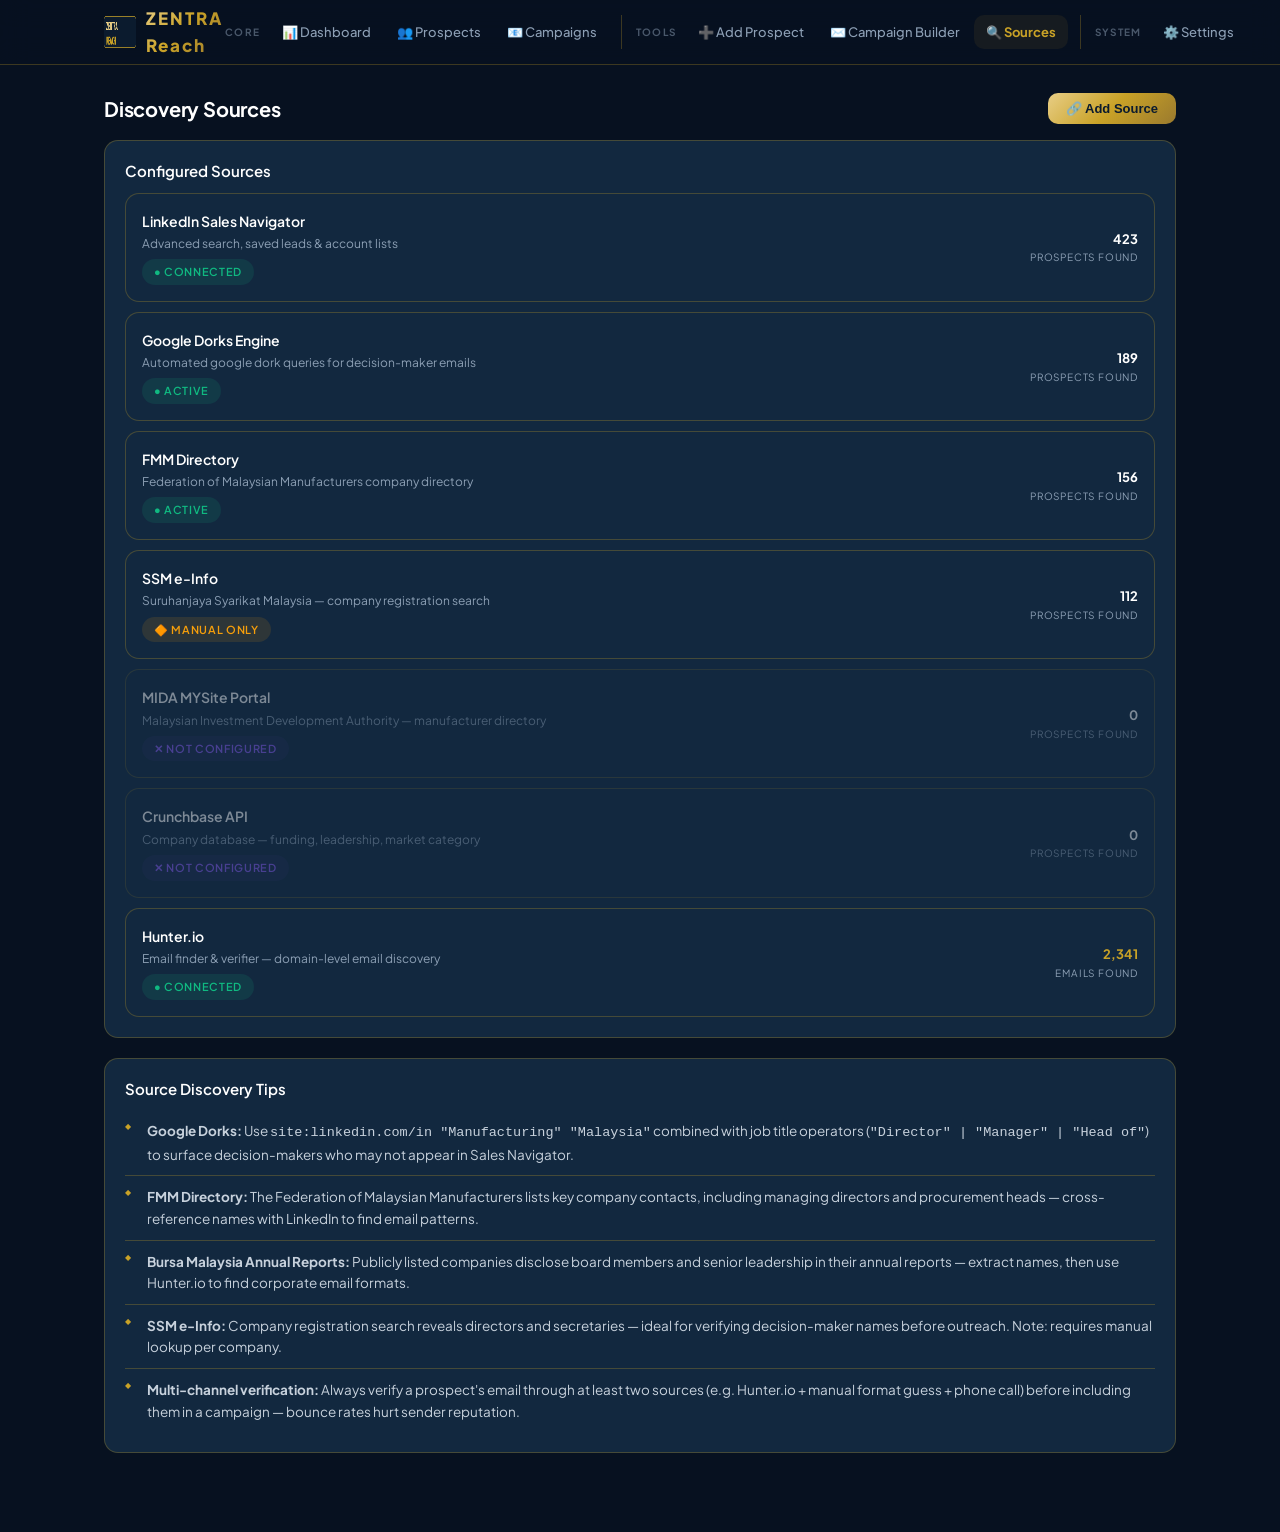
<file: sources.html>
<!DOCTYPE html>
<html lang="en">
<head>
  <meta charset="UTF-8">
  <meta name="viewport" content="width=device-width, initial-scale=1.0">
  <title>Discovery Sources · ZENTRA Reach</title>
  <link rel="stylesheet" href="assets/zentra.css">
  <link rel="stylesheet" href="assets/reach.css">
  <script src="assets/theme-boot.js"></script>
  <style>
    :root {
      --card: var(--navy-panel);
      --page-bg: var(--navy-deep);
      --line: var(--hairline-soft);
      --radius: var(--r-md);
      --radius-sm: var(--r-sm);
      --ink: var(--text-primary);
      --ink-2: var(--text-body);
      --ink-3: var(--text-muted);
    }
    :root.theme-light {
      --card: #ffffff;
      --page-bg: #f5f7f9;
      --line: #e2e8f0;
      --ink: #16222f;
      --ink-2: #3a4a5a;
      --ink-3: #5f6b7a;
    }
    body { background: var(--page-bg); }

    /* App header */
    .reach-header {
      position: sticky; top: 0; z-index: 60;
      background: rgba(7, 17, 32, 0.88);
      backdrop-filter: blur(14px);
      border-bottom: 1px solid var(--hairline-soft);
    }
    .reach-header .inner {
      display: flex; align-items: center; gap: 20px;
      max-width: var(--wrap, 1120px); margin: 0 auto;
      padding: 0 24px; min-height: 64px;
    }
    .reach-brand {
      display: flex; align-items: center; gap: 10px;
      margin-right: auto; text-decoration: none;
    }
    .reach-brand img { width: 32px; height: 32px; }
    .reach-brand span {
      font-size: 17px; font-weight: 800; letter-spacing: 0.12em;
      background: var(--grad-gold);
      -webkit-background-clip: text; background-clip: text; color: transparent;
    }
    .reach-nav {
      display: flex; align-items: center; gap: 4px;
    }
    .reach-nav .nav-group {
      display: flex; align-items: center; gap: 2px;
      padding: 0 8px;
    }
    .reach-nav .nav-group + .nav-group {
      border-left: 1px solid var(--hairline-soft);
    }
    .reach-nav a {
      display: flex; align-items: center; gap: 6px;
      padding: 7px 12px; border-radius: var(--r-sm);
      font-size: 13px; font-weight: 500; color: var(--text-muted);
      transition: all 0.18s ease; white-space: nowrap;
    }
    .reach-nav a:hover { color: var(--text-primary); background: rgba(255,255,255,0.04); }
    .reach-nav a.active {
      color: var(--gold-core); font-weight: 700;
      background: rgba(201,162,39,0.08);
    }
    .nav-group-label {
      font-size: 10px; font-weight: 700; letter-spacing: 0.12em;
      text-transform: uppercase; color: var(--text-muted); opacity: 0.5;
      padding: 0 6px; margin-right: 2px;
    }
    @media (max-width: 820px) {
      .reach-nav .nav-group-label { display: none; }
    }
    @media (max-width: 720px) {
      .reach-nav { display: none; }
    }

    /* Page layout */
    .page { max-width: var(--wrap, 1120px); margin: 0 auto; padding: 28px 24px 60px; }

    /* Source card enhancements */
    .src-card .src-right { display: flex; align-items: center; gap: 14px; flex-shrink: 0; }
    .src-card .src-icon {
      width: 40px; height: 40px; border-radius: var(--r-sm);
      border: 1px solid var(--line); background: var(--page-bg);
      display: grid; place-items: center; font-size: 18px; flex-shrink: 0;
    }
    .src-card .src-prospects {
      font-size: 13px; font-weight: 700; color: var(--ink); text-align: right;
    }
    .src-card .src-prospects small {
      display: block; font-weight: 400; font-size: 10px;
      text-transform: uppercase; letter-spacing: 0.08em; color: var(--ink-3);
    }

    /* Status badges */
    .sbadge {
      display: inline-flex; align-items: center; gap: 5px;
      font-size: 11px; font-weight: 600; letter-spacing: 0.06em; text-transform: uppercase;
      padding: 4px 12px; border-radius: var(--r-pill); white-space: nowrap;
    }
    .sbadge-connected { background: rgba(16,185,129,0.12); color: #10b981; }
    .sbadge-active    { background: rgba(16,185,129,0.12); color: #10b981; }
    .sbadge-manual    { background: rgba(245,158,11,0.12); color: #f59e0b; }
    .sbadge-off       { background: rgba(239,68,68,0.08); color: #ef4444; }
    .sbadge-nc        { background: rgba(139,92,246,0.08); color: #8b5cf6; }

    /* Dimmed source card */
    .src-card.dimmed { opacity: 0.45; }
    .src-card.dimmed:hover { opacity: 0.65; }

    /* Tips list */
    .tips-list { list-style: none; padding: 0; margin: 0; }
    .tips-list li {
      position: relative; padding: 10px 0 10px 22px;
      font-size: 13.5px; color: var(--ink-2);
      border-bottom: 1px solid var(--line);
    }
    .tips-list li:last-child { border-bottom: none; }
    .tips-list li::before {
      content: '◆'; position: absolute; left: 0; top: 10px;
      font-size: 8px; color: var(--gold-core);
    }

    /* Email count highlight */
    .email-highlight {
      display: inline-flex; align-items: center; gap: 4px;
      font-size: 13px; font-weight: 700; color: var(--gold-core);
    }
  </style>
</head>
<body>

<!-- ===================== HEADER ===================== -->
<header class="reach-header">
  <div class="inner">
    <a href="index.html" class="reach-brand">
      <img src="assets/reach-mark.png" alt="ZENTRA Reach">
      <span>ZENTRA Reach</span>
    </a>
    <nav class="reach-nav">
      <div class="nav-group">
        <span class="nav-group-label">Core</span>
        <a href="index.html">📊 Dashboard</a>
        <a href="prospects.html">👥 Prospects</a>
        <a href="campaigns.html">📧 Campaigns</a>
      </div>
      <div class="nav-group">
        <span class="nav-group-label">Tools</span>
        <a href="add-prospect.html">➕ Add Prospect</a>
        <a href="campaign-builder.html">✉️ Campaign Builder</a>
        <a href="sources.html" class="active">🔍 Sources</a>
      </div>
      <div class="nav-group">
        <span class="nav-group-label">System</span>
        <a href="settings.html">⚙️ Settings</a>
      </div>
    </nav>
  </div>
</header>

<!-- ===================== PAGE ===================== -->
<main class="page">

  <!-- Section header -->
  <div class="section-header">
    <h2>Discovery Sources</h2>
    <button class="btn-gold">🔗 Add Source</button>
  </div>

  <!-- Configured Sources -->
  <div class="sec-card">
    <h3>Configured Sources</h3>

    <!-- LinkedIn Sales Navigator -->
    <div class="src-card" style="margin-bottom: 10px;">
      <div class="src-info">
        <div class="src-name">LinkedIn Sales Navigator</div>
        <div class="src-desc">Advanced search, saved leads &amp; account lists</div>
        <div class="src-stat" style="margin-top: 6px;">
          <span class="sbadge sbadge-connected">● Connected</span>
        </div>
      </div>
      <div class="src-right">
        <div class="src-prospects">423 <small>prospects found</small></div>
      </div>
    </div>

    <!-- Google Dorks Engine -->
    <div class="src-card" style="margin-bottom: 10px;">
      <div class="src-info">
        <div class="src-name">Google Dorks Engine</div>
        <div class="src-desc">Automated google dork queries for decision-maker emails</div>
        <div class="src-stat" style="margin-top: 6px;">
          <span class="sbadge sbadge-active">● Active</span>
        </div>
      </div>
      <div class="src-right">
        <div class="src-prospects">189 <small>prospects found</small></div>
      </div>
    </div>

    <!-- FMM Directory -->
    <div class="src-card" style="margin-bottom: 10px;">
      <div class="src-info">
        <div class="src-name">FMM Directory</div>
        <div class="src-desc">Federation of Malaysian Manufacturers company directory</div>
        <div class="src-stat" style="margin-top: 6px;">
          <span class="sbadge sbadge-active">● Active</span>
        </div>
      </div>
      <div class="src-right">
        <div class="src-prospects">156 <small>prospects found</small></div>
      </div>
    </div>

    <!-- SSM e-Info -->
    <div class="src-card" style="margin-bottom: 10px;">
      <div class="src-info">
        <div class="src-name">SSM e-Info</div>
        <div class="src-desc">Suruhanjaya Syarikat Malaysia — company registration search</div>
        <div class="src-stat" style="margin-top: 6px;">
          <span class="sbadge sbadge-manual">🔶 Manual Only</span>
        </div>
      </div>
      <div class="src-right">
        <div class="src-prospects">112 <small>prospects found</small></div>
      </div>
    </div>

    <!-- MIDA MYSite Portal (dimmed) -->
    <div class="src-card dimmed" style="margin-bottom: 10px;">
      <div class="src-info">
        <div class="src-name">MIDA MYSite Portal</div>
        <div class="src-desc">Malaysian Investment Development Authority — manufacturer directory</div>
        <div class="src-stat" style="margin-top: 6px;">
          <span class="sbadge sbadge-nc">✕ Not Configured</span>
        </div>
      </div>
      <div class="src-right">
        <div class="src-prospects">0 <small>prospects found</small></div>
      </div>
    </div>

    <!-- Crunchbase API (dimmed) -->
    <div class="src-card dimmed" style="margin-bottom: 10px;">
      <div class="src-info">
        <div class="src-name">Crunchbase API</div>
        <div class="src-desc">Company database — funding, leadership, market category</div>
        <div class="src-stat" style="margin-top: 6px;">
          <span class="sbadge sbadge-nc">✕ Not Configured</span>
        </div>
      </div>
      <div class="src-right">
        <div class="src-prospects">0 <small>prospects found</small></div>
      </div>
    </div>

    <!-- Hunter.io -->
    <div class="src-card">
      <div class="src-info">
        <div class="src-name">Hunter.io</div>
        <div class="src-desc">Email finder &amp; verifier — domain-level email discovery</div>
        <div class="src-stat" style="margin-top: 6px;">
          <span class="sbadge sbadge-connected">● Connected</span>
        </div>
      </div>
      <div class="src-right">
        <div class="src-prospects">
          <span class="email-highlight">2,341</span>
          <small>emails found</small>
        </div>
      </div>
    </div>

  </div>

  <!-- Source Discovery Tips -->
  <div class="sec-card">
    <h3>Source Discovery Tips</h3>
    <ul class="tips-list">
      <li><strong>Google Dorks:</strong> Use <code>site:linkedin.com/in "Manufacturing" "Malaysia"</code> combined with job title operators (<code>"Director" | "Manager" | "Head of"</code>) to surface decision-makers who may not appear in Sales Navigator.</li>
      <li><strong>FMM Directory:</strong> The Federation of Malaysian Manufacturers lists key company contacts, including managing directors and procurement heads — cross-reference names with LinkedIn to find email patterns.</li>
      <li><strong>Bursa Malaysia Annual Reports:</strong> Publicly listed companies disclose board members and senior leadership in their annual reports — extract names, then use Hunter.io to find corporate email formats.</li>
      <li><strong>SSM e-Info:</strong> Company registration search reveals directors and secretaries — ideal for verifying decision-maker names before outreach. Note: requires manual lookup per company.</li>
      <li><strong>Multi-channel verification:</strong> Always verify a prospect's email through at least two sources (e.g. Hunter.io + manual format guess + phone call) before including them in a campaign — bounce rates hurt sender reputation.</li>
    </ul>
  </div>

</main>

<script src="assets/ui.js"></script>
</body>
</html>
</file>
<file: assets/zentra.css>
/* ============================================================================
   ZENTRA DESIGN SYSTEM — zentra.css
   Modern · Futuristic · Luxury
   Source of truth: DESIGN.md (lint-clean, 0 errors / 0 warnings)
   Tokens mirror exports/zentra-tokens.css — edit DESIGN.md, then re-export.
   ============================================================================ */

@font-face {
  font-family: "Plus Jakarta Sans";
  src: url("PlusJakartaSans-var.woff2") format("woff2-variations");
  font-weight: 200 800;
  font-display: swap;
}

:root {
  /* ---- Palette (from DESIGN.md) ---- */
  --primary: #0b1b2e;
  --navy-deep: #071120;
  --navy-panel: #12283f;
  --navy-elevated: #16304a;
  --gold-core: #c9a227;
  --gold-light: #e8ce86;
  --gold-deep: #9a7a2e;
  --text-primary: #ffffff;
  --text-body: #c7d1dc;
  --text-muted: #8c9fb4;
  --on-gold: #0b1b2e;
  --success: #43b02a;
  --warning: #d98a1f;
  --danger: #e8776a;
  --info: #00a3b5;
  --success-deep: #2e7d1f;
  --warning-deep: #8a5a00;
  --danger-deep: #c0392b;
  --info-deep: #00707e;
  --surface-light: #f5f7f9;
  --ink-light: #16222f;
  --muted-light: #5f6b7a;
  --line-light: #e2e8f0;

  /* ---- Metallic gradients: gold is NEVER flat ---- */
  --grad-gold: linear-gradient(135deg, #e8ce86 0%, #c9a227 45%, #9a7a2e 100%);
  --grad-gold-hover: linear-gradient(135deg, #f3e2ac 0%, #d9b445 45%, #a8863a 100%);
  --grad-silver: linear-gradient(180deg, #ffffff 0%, #c3ccd8 100%);
  --grad-navy: linear-gradient(160deg, #12283f 0%, #071120 78%);
  --grad-sky: linear-gradient(180deg, #071120 0%, #0e2138 42%, #3a3a4d 66%, #8a6a42 82%, #c9a227 100%);

  /* ---- Elevation: light + hairline, not drop shadow ---- */
  --glow-gold: 0 0 28px rgba(201, 162, 39, 0.35);
  --hairline: rgba(201, 162, 39, 0.5);
  --hairline-soft: rgba(201, 162, 39, 0.28);
  --lift: 0 1px 0 rgba(255, 255, 255, 0.05) inset;

  /* ---- Shape ---- */
  --r-xs: 6px;
  --r-sm: 10px;
  --r-md: 14px;
  --r-lg: 20px;
  --r-xl: 28px;
  --r-pill: 999px;

  /* ---- Spacing ---- */
  --s-xs: 4px;
  --s-sm: 8px;
  --s-md: 16px;
  --s-lg: 24px;
  --s-xl: 40px;
  --s-2xl: 64px;
  --s-3xl: 96px;

  --wrap: 1120px;
  --font: "Plus Jakarta Sans", -apple-system, BlinkMacSystemFont, "Segoe UI", sans-serif;
}

* { box-sizing: border-box; margin: 0; padding: 0; }
html { scroll-behavior: smooth; -webkit-text-size-adjust: 100%; }

body {
  font-family: var(--font);
  background: var(--primary);
  color: var(--text-body);
  font-size: 15px;
  line-height: 1.6;
  -webkit-font-smoothing: antialiased;
}

img, svg { display: block; max-width: 100%; }
a { color: inherit; text-decoration: none; }

.wrap { width: 100%; max-width: var(--wrap); margin: 0 auto; padding: 0 24px; }

/* ============================ TYPE SCALE ============================ */
.display {
  font-size: clamp(38px, 6.2vw, 68px);
  font-weight: 800; line-height: 1.02; letter-spacing: -0.02em;
  text-transform: uppercase; color: var(--text-primary);
}
h1 { font-size: clamp(30px, 4vw, 44px); font-weight: 800; line-height: 1.08; letter-spacing: -0.02em; color: var(--text-primary); }
h2 { font-size: clamp(23px, 2.6vw, 30px); font-weight: 700; line-height: 1.18; letter-spacing: -0.01em; color: var(--text-primary); }
h3 { font-size: 19px; font-weight: 700; line-height: 1.3; letter-spacing: 0em; color: var(--text-primary); }
p  { font-size: 17px; line-height: 1.65; }
.eyebrow { font-size: 13px; font-weight: 600; letter-spacing: 0.3em; text-transform: uppercase; color: var(--text-muted); }
.micro   { font-size: 11.5px; font-weight: 500; letter-spacing: 0.16em; text-transform: uppercase; color: var(--text-muted); }
.label   { font-size: 13px; font-weight: 700; letter-spacing: 0.08em; text-transform: uppercase; }
.numeric { font-size: 30px; font-weight: 800; line-height: 1.1; letter-spacing: -0.01em; color: var(--text-primary); }
.lead    { font-size: 17px; line-height: 1.65; color: var(--text-body); }
.muted   { color: var(--text-muted); }

/* wordmark gradients — lockup only, never applied to other headings */
.grad-silver { background: var(--grad-silver); -webkit-background-clip: text; background-clip: text; color: transparent; }
.grad-gold   { background: var(--grad-gold);   -webkit-background-clip: text; background-clip: text; color: transparent; }

/* ============================ HEADER ============================ */
.site-header {
  position: sticky; top: 0; z-index: 60;
  background: rgba(7, 17, 32, 0.82);
  backdrop-filter: blur(14px);
  border-bottom: 1px solid var(--hairline-soft);
}
.header-inner { display: flex; align-items: center; gap: 28px; min-height: 72px; }

.brand { display: flex; align-items: center; gap: 12px; margin-right: auto; }
.brand-mark { width: 36px; height: 36px; flex: 0 0 auto; }
.brand-text { display: flex; flex-direction: column; line-height: 1.02; }
.brand-text b { font-size: 16px; font-weight: 800; letter-spacing: 0.14em; color: var(--text-primary); }
.brand-text span { font-size: 16px; font-weight: 800; letter-spacing: 0.14em; background: var(--grad-gold); -webkit-background-clip: text; background-clip: text; color: transparent; }

.nav { display: flex; gap: 26px; }
.nav a {
  font-size: 14.5px; font-weight: 500; color: var(--text-muted);
  padding: 6px 0; position: relative; transition: color 0.18s ease;
}
.nav a:hover { color: var(--text-primary); }
/* active state = gold text + gold hairline underline (not a filled pill) */
.nav a[aria-current="page"] { color: var(--gold-core); font-weight: 700; }
.nav a[aria-current="page"]::after {
  content: ""; position: absolute; left: 0; right: 0; bottom: -2px;
  height: 1px; background: var(--grad-gold);
}

.header-tagline { display: flex; align-items: center; gap: 14px; }
.header-tagline .bar { width: 1px; height: 26px; background: var(--hairline-soft); }
.header-tagline span { font-size: 10.5px; font-weight: 500; letter-spacing: 0.16em; text-transform: uppercase; color: var(--text-muted); max-width: 128px; line-height: 1.5; }
/* right-hand login: balances the bar and gives the header a clear action */
.header-login {
  display: inline-flex; align-items: center; gap: 8px; margin-left: 4px;
  font-size: 12px; font-weight: 700; letter-spacing: 0.12em; text-transform: uppercase;
  color: var(--gold-core); border: 1px solid var(--hairline); border-radius: var(--r-pill);
  padding: 9px 16px; white-space: nowrap; transition: all 0.18s ease;
}
.header-login:hover { background: var(--navy-panel); color: var(--gold-light); }
@media (max-width: 1240px) { .header-login { display: none; } }

/* ============================ BUTTONS ============================ */
.btn {
  display: inline-flex; align-items: center; gap: 14px;
  font-family: var(--font); font-size: 15px; font-weight: 700;
  letter-spacing: 0.12em; text-transform: uppercase;
  border: 0; cursor: pointer; transition: all 0.2s ease;
}
/* primary: gold gradient pill + soft glow — exactly one per viewport */
.btn-primary {
  background: var(--grad-gold); color: var(--on-gold);
  border-radius: var(--r-pill); padding: 15px 26px 15px 15px;
  box-shadow: var(--glow-gold);
}
.btn-primary:hover { background: var(--grad-gold-hover); }
.btn-primary .orb {
  width: 40px; height: 40px; border-radius: 50%; flex: 0 0 auto;
  background: rgba(11, 27, 46, 0.16);
  display: grid; place-items: center;
}
.btn-primary .stack { display: flex; flex-direction: column; gap: 2px; text-align: left; }
.btn-primary .stack small {
  font-size: 11px; font-weight: 500; letter-spacing: 0.06em;
  text-transform: none; opacity: 0.78;
}
/* ghost: gold outline on navy */
.btn-ghost {
  background: transparent; color: var(--gold-core);
  border: 1px solid var(--hairline); border-radius: var(--r-pill);
  padding: 14px 26px;
}
.btn-ghost:hover { background: var(--navy-panel); color: var(--gold-light); }
.btn-arrow {
  width: 46px; height: 46px; border-radius: 50%;
  border: 1px solid var(--hairline); background: transparent;
  color: var(--gold-core); display: grid; place-items: center; cursor: pointer;
}
.btn-arrow:hover { background: var(--navy-panel); }

/* ============================ PANELS / CARDS ============================ */
.panel-navy { background: var(--navy-panel); border: 1px solid var(--hairline-soft); border-radius: var(--r-md); padding: 24px; }
.panel-glass { background: var(--navy-elevated); border: 1px solid var(--hairline); border-radius: var(--r-lg); padding: 24px; box-shadow: var(--lift); }
.card-light { background: var(--surface-light); color: var(--ink-light); border-radius: var(--r-md); padding: 20px; }

.stat-card { background: var(--navy-panel); border: 1px solid var(--hairline-soft); border-radius: var(--r-md); padding: 18px; }
.stat-card .stat-label { font-size: 12px; font-weight: 600; letter-spacing: 0.06em; text-transform: uppercase; color: var(--text-muted); margin-top: 6px; }

.badge { display: inline-flex; align-items: center; font-size: 12px; font-weight: 700; letter-spacing: 0.08em; text-transform: uppercase; border-radius: var(--r-pill); padding: 7px 14px; }
.badge-success { color: var(--success); background: rgba(67, 176, 42, 0.12); }
.badge-warning { color: var(--warning); background: rgba(217, 138, 31, 0.12); }
.badge-danger  { color: var(--danger);  background: rgba(232, 119, 106, 0.12); }
.badge-info    { color: var(--info);    background: rgba(0, 163, 181, 0.12); }

/* icon containers — circle for hero, rounded square elsewhere */
.icon-circle { width: 64px; height: 64px; border-radius: 50%; border: 1px solid var(--hairline); display: grid; place-items: center; color: var(--gold-core); flex: 0 0 auto; }
.icon-tile { width: 44px; height: 44px; border-radius: var(--r-md); border: 1px solid var(--hairline); background: var(--navy-panel); display: grid; place-items: center; color: var(--gold-core); flex: 0 0 auto; }

.divider-gold { height: 1px; background: var(--hairline); border: 0; }
.divider-fade { width: 1px; align-self: stretch; background: linear-gradient(180deg, transparent, var(--hairline-soft) 22%, var(--hairline-soft) 78%, transparent); }

/* ============================ HERO (asymmetric 40/60) ============================ */
.hero { display: grid; grid-template-columns: 42% 58%; min-height: 668px; background: var(--grad-navy); position: relative; overflow: hidden; }
.hero-copy { min-width: 0; padding: 64px 44px 56px max(24px, calc((100vw - var(--wrap)) / 2 + 24px)); display: flex; flex-direction: column; justify-content: center; position: relative; z-index: 2; }
.hero-copy .eyebrow { margin-bottom: 10px; }
.hero-copy .display { margin-bottom: 14px; }
.hero-copy .subhead { font-size: clamp(19px, 1.9vw, 25px); font-weight: 700; color: var(--text-primary); margin-bottom: 16px; line-height: 1.25; }
.hero-copy p.lead { max-width: 46ch; margin-bottom: 28px; }

.feature-rail { display: flex; align-items: stretch; gap: 18px; margin-bottom: 30px; }
.feature-rail .item { display: flex; flex-direction: column; align-items: center; gap: 10px; text-align: center; flex: 1; }
.feature-rail .item span {
  font-size: 10.5px; font-weight: 700; letter-spacing: 0.04em; text-transform: uppercase;
  color: var(--text-primary); line-height: 1.35;
  white-space: nowrap;  /* only the explicit <br> breaks a line */
  min-height: 2.7em;    /* all four labels = 2 lines -> even bottom edge */
}
.feature-rail .divider-fade { margin: 6px 0; }

.cta-row { display: flex; align-items: center; gap: 14px; flex-wrap: wrap; }

/* decorative diagonal gold hairlines — max two per page */
.sheen { position: absolute; width: 190px; height: 1px; background: linear-gradient(90deg, transparent, var(--hairline)); pointer-events: none; }
.sheen.tl { top: 52px; left: -30px; transform: rotate(-38deg); }
.sheen.bl { bottom: 74px; left: -14px; transform: rotate(24deg); }

/* hero visual field — photographic background (replaces the drawn SVG skyline).
   The photo is the customer-facing artwork: no filters that would misrepresent it. */
.hero-visual { position: relative; overflow: hidden; min-width: 0; background: var(--grad-navy); }
.hero-photo { position: absolute; inset: 0; display: block; }
.hero-photo img {
  width: 100%; height: 100%; object-fit: cover; display: block;
  /* keeps sky + towers + tree line in frame and pulls the horizon clear of the laptop */
  object-position: center 32%;
}
/* Legibility scrim only — it sits under the device mock-ups (z-index 3), never over them. */
.hero-scrim {
  position: absolute; inset: 0; pointer-events: none;
  background:
    linear-gradient(180deg, rgba(7, 17, 32, 0.62) 0%, rgba(7, 17, 32, 0.10) 26%, rgba(7, 17, 32, 0.16) 62%, rgba(7, 17, 32, 0.72) 100%),
    linear-gradient(90deg, rgba(7, 17, 32, 0.45) 0%, rgba(7, 17, 32, 0.12) 55%, rgba(7, 17, 32, 0.42) 100%);
}
/* gold kiss on the bottom edge so the photo ties into the palette */
.hero-scrim::after {
  content: ""; position: absolute; inset: 0;
  background: linear-gradient(0deg, rgba(201, 162, 39, 0.20) 0%, transparent 42%);
}

/* device mock-ups anchored bottom-right */
.devices { position: absolute; right: 34px; bottom: 26px; display: flex; align-items: flex-end; gap: 0; z-index: 3; }
/* phone sits in FRONT-LEFT, overlapping only the dashboard's icon rail (decorative) —
   never a data column. Deviation from the reference (phone was bottom-right), deliberate. */
.laptop { width: 392px; position: relative; }  /* fixed: mock-up must never reflow */
.laptop-screen {
  background: var(--surface-light); border: 8px solid #1d2b3c; border-bottom: 0;
  border-radius: var(--r-md) var(--r-md) 0 0; overflow: hidden; box-shadow: 0 24px 50px rgba(0, 0, 0, 0.5);
}
.laptop-base {
  width: 114%; margin-left: -7%; height: 14px;
  background: linear-gradient(180deg, #33445a, #16222f 70%);
  border-radius: 0 0 12px 12px;
  position: relative;
}
.laptop-base::after {
  content: ""; position: absolute; left: 50%; top: 0; transform: translateX(-50%);
  width: 64px; height: 4px; border-radius: 0 0 6px 6px; background: rgba(0, 0, 0, 0.45);
}
.phone {
  order: -1;              /* phone LEFT of laptop */
  width: 138px; margin-right: -46px; margin-bottom: 26px;
  background: var(--navy-deep); border: 6px solid #1d2b3c;
  border-radius: 22px; padding: 18px 13px 20px; text-align: center;
  box-shadow: 0 28px 54px rgba(0, 0, 0, 0.62); position: relative; z-index: 4;
}
/* contact shadows ground both devices on the plaza */
.laptop::after, .phone::before {
  content: ""; position: absolute; left: 50%; bottom: -14px; transform: translateX(-50%);
  width: 88%; height: 18px; border-radius: 50%;
  background: radial-gradient(50% 50% at 50% 50%, rgba(0, 0, 0, 0.55) 0%, transparent 72%);
}
.phone .pmark { width: 42px; height: 42px; margin: 6px auto 12px; }
.phone ul { list-style: none; text-align: left; display: flex; flex-direction: column; gap: 8px; }
.phone li { font-size: 8.5px; font-weight: 600; letter-spacing: 0.03em; color: var(--text-body); display: flex; align-items: center; gap: 6px; }
.phone li i { width: 5px; height: 5px; border-radius: 50%; background: var(--gold-core); flex: 0 0 auto; }

/* dashboard inside laptop (light = dense operational surface) */
.dash { display: grid; grid-template-columns: 88px 1fr; font-size: 9px; }
.dash-rail { background: var(--primary); padding: 12px 9px; }
.dash-rail .dmark { width: 20px; height: 20px; margin-bottom: 12px; }
.dash-rail div { color: var(--text-muted); font-size: 8px; font-weight: 600; padding: 5px 0; letter-spacing: 0.02em; }
.dash-rail div.on { color: var(--gold-core); }
.dash-main { background: var(--surface-light); padding: 12px; overflow: hidden; }
.dash-stats { display: grid; grid-template-columns: repeat(3, 1fr); gap: 7px; margin-bottom: 9px; }
.dash-stats .s { background: #fff; border: 1px solid var(--line-light); border-radius: 7px; padding: 7px 8px; }
.dash-stats .s b { display: block; font-size: 14px; font-weight: 800; color: var(--ink-light); letter-spacing: -0.01em; }
.dash-stats .s i { font-style: normal; font-size: 6.5px; font-weight: 600; letter-spacing: 0.05em; text-transform: uppercase; color: var(--muted-light); }
.dash-sec { font-size: 7.5px; font-weight: 700; text-transform: uppercase; letter-spacing: 0.07em; color: var(--ink-light); margin: 9px 0 5px; }
.dash-port { display: grid; grid-template-columns: repeat(4, 1fr); gap: 6px; }
.dash-port .p { background: #fff; border: 1px solid var(--line-light); border-radius: 7px; padding: 6px; text-align: center; }
.dash-port .p b { display: block; font-size: 11px; font-weight: 800; color: var(--ink-light); }
.dash-port .p i { font-style: normal; font-size: 6px; color: var(--muted-light); font-weight: 600; }
.dash-tbl { width: 100%; border-collapse: collapse; }
.dash-tbl td { font-size: 7px; padding: 4px 0; border-bottom: 1px solid var(--line-light); color: var(--ink-light); }
.dash-tbl td:last-child { text-align: right; font-weight: 700; }

/* ============================ BENEFIT BAND ============================ */
.band { background: var(--navy-deep); border-top: 1px solid var(--hairline); position: relative; overflow: hidden; }
.band .tagline { text-align: center; padding: 34px 24px 8px; }
.band .tagline span {
  font-size: 12.5px; font-weight: 600; letter-spacing: 0.24em; text-transform: uppercase;
  background: var(--grad-gold); -webkit-background-clip: text; background-clip: text; color: transparent;
}
.benefits { display: grid; grid-template-columns: repeat(4, 1fr); gap: 0; padding: 24px 0 44px; position: relative; z-index: 2; }
/* icon inline-left of text — avoids the icon-topper template tell */
.benefits .b { display: flex; align-items: flex-start; gap: 14px; padding: 6px 24px; min-width: 0; }
.benefits .b > * { min-width: 0; }
.benefits .b span { overflow-wrap: anywhere; }
.benefits .b + .b { border-left: 1px solid var(--hairline-soft); }
.benefits .b b { display: block; font-size: 13px; font-weight: 700; letter-spacing: 0.08em; text-transform: uppercase; color: var(--text-primary); margin-bottom: 3px; }
.benefits .b span { font-size: 12.5px; color: var(--text-muted); }
.watermark { position: absolute; right: -30px; bottom: -40px; width: 260px; opacity: 0.05; pointer-events: none; }

/* ============================ FOOTER ============================ */
.site-footer { background: var(--navy-deep); border-top: 1px solid var(--hairline-soft); padding: 30px 0; }
.site-footer .inner { display: flex; align-items: center; gap: 18px; flex-wrap: wrap; }
.site-footer .micro { margin-left: auto; }

/* ============================ A11Y ============================ */
:focus-visible { outline: 2px solid var(--gold-core); outline-offset: 3px; border-radius: 4px; }
.sr-only { position: absolute; width: 1px; height: 1px; padding: 0; margin: -1px; overflow: hidden; clip: rect(0, 0, 0, 0); white-space: nowrap; border: 0; }

/* ============================ RESPONSIVE ============================ */
@media (max-width: 1120px) {
  .hero { grid-template-columns: 48% 52%; }
  .header-tagline { display: none; }
}/* device group = 392 + 138 - 46 = 484px natural; scale it down rather than
   squeezing the dashboard (which would clip its data). */
@media (max-width: 1120px) and (min-width: 901px) {
  .devices { transform: scale(0.86); transform-origin: bottom right; }
}

@media (max-width: 900px) {
  .hero { grid-template-columns: 1fr; min-height: 0; }
  .hero-copy { padding: 48px 24px 40px; }
  .hero-visual { min-height: 430px; }
  .devices { right: 50%; transform: translateX(50%); transform-origin: bottom center; }
  .devices { bottom: 20px; }
}
@media (max-width: 560px) {
  .devices { transform: translateX(50%) scale(0.78); }
}
@media (max-width: 420px) {
  .devices { transform: translateX(50%) scale(0.60); }
}
/* <=340px: leave room for the laptop base overhang so nothing is clipped */
@media (max-width: 340px) {
  .devices { transform: translateX(50%) scale(0.53); }
}
@media (max-width: 720px) {
  .nav { display: none; }
  .benefits { grid-template-columns: 1fr 1fr; padding-bottom: 34px; }
  .benefits .b + .b { border-left: 0; }
  .benefits .b { padding: 14px 18px; }
  .benefits .b:nth-child(odd) { border-right: 1px solid var(--hairline-soft); }
  .benefits .b:nth-child(n + 3) { border-top: 1px solid var(--hairline-soft); }
  .feature-rail { gap: 10px; }
  .feature-rail .item span { font-size: 9.5px; }
  .icon-circle { width: 50px; height: 50px; }
}
/* feature rail: 4 labels can't fit under ~400px -> wrap to 2x2 */
@media (max-width: 400px) {
  .feature-rail { flex-wrap: wrap; row-gap: 16px; }
  .feature-rail .item { flex: 0 0 calc(50% - 6px); }
  .feature-rail .divider-fade { display: none; }
}
@media (max-width: 460px) {
  .benefits { grid-template-columns: 1fr; }
  .benefits .b { border-right: 0 !important; border-top: 0; padding: 12px 20px; }
  .benefits .b + .b { border-top: 1px solid var(--hairline-soft); }
}

@media (prefers-reduced-motion: reduce) {
  html { scroll-behavior: auto; }
  * { transition: none !important; animation: none !important; }
  /* keep a static gold edge so the button still reads as a CTA */
  .icon-circle::after { display: none; }
}


/* ============================================================================
   COMPONENT — .zbtn   |   Zentra gold shimmer button
   "Kilauan emas bergerak mengelilingi border"

   WHY PRIOR ATTEMPTS FAILED
   -------------------------
   Earlier versions animated `transform: rotate(360deg)` on the ring element.
   Rotating the ELEMENT rotates its box and its mask too, so the ring swings
   off the button's rounded rectangle, sweeps across the button face, and
   breaks at the corners. It cannot work at any speed.

   THE FIX
   -------
   Animate the GRADIENT ANGLE, not the element. A registered Houdini custom
   property makes it interpolatable:

       @property --za { syntax: "<angle>"; initial-value: 0deg; }

   The element never moves, so the ring stays locked to the border radius
   while the light travels around it.

   LAYER STACK — no mask-composite anywhere (that is what broke before):
     .zbtn         transparent wrapper; its `padding` IS the ring thickness
     .zbtn         own background = permanent subtle gold base ring
     .zbtn::before blurred conic gradient  -> glow that bleeds OUTWARD
     .zbtn::after  crisp   conic gradient  -> the travelling light
     .zbtn-face    opaque face; covers the centre, leaving only the ring
   ========================================================================== */

@property --za {
  syntax: "<angle>";
  inherits: false;
  initial-value: 0deg;
}

@keyframes zentra-orbit { to { --za: 360deg; } }

.zbtn {
  --zbtn-ring: 2px;
  --zbtn-r: 14px;
  --zbtn-r-out: calc(var(--zbtn-r) + var(--zbtn-ring));
  --zbtn-dur: 3.6s;
  /* STOPS ONLY (no gradient wrapper). Traps: a gradient stored in a custom
     property gets its inner var(--za) RESOLVED at declaration time on .zbtn,
     so animating --za on the pseudo-element can no longer reach it. We pass
     the raw stop list instead and build the gradient inside the pseudo rule,
     where var(--za) is still live. */
  --zbtn-stops:
      rgba(255,246,208,0)    0deg,
      rgba(255,246,208,0)  205deg,
      rgba(255,246,208,.16) 234deg,
      rgba(255,246,208,.72) 268deg,
      #fff6d0               292deg,
      #f4d888               310deg,
      #c9a227               332deg,
      rgba(201,162,39,.10)  352deg,
      rgba(201,162,39,0)    360deg;

  position: relative;
  isolation: isolate;
  display: inline-flex;
  padding: var(--zbtn-ring);
  border-radius: var(--zbtn-r-out);
  text-decoration: none;
  /* permanent base ring — paints beneath every other layer */
  background: linear-gradient(135deg,
      rgba(201,162,39,.62) 0%,
      rgba(244,216,136,.30) 46%,
      rgba(201,162,39,.62) 100%);
  transition: transform .25s ease, box-shadow .25s ease;
}

.zbtn::before,
.zbtn::after {
  content: "";
  position: absolute;
  inset: 0;
  border-radius: inherit;
  background: conic-gradient(from var(--za) at 50% 50%, var(--zbtn-stops));
  animation: zentra-orbit var(--zbtn-dur) linear infinite;
  pointer-events: none;
}
/* outward glow — blur bleeds past the box; NO ancestor may clip it */
.zbtn::before { z-index: 0; filter: blur(9px) saturate(1.35); opacity: .80; }
/* the travelling light */
.zbtn::after  { z-index: 1; }

.zbtn-face {
  position: relative;
  z-index: 2;
  display: flex;
  align-items: center;
  gap: 14px;
  border-radius: var(--zbtn-r);
  padding: 15px 26px;
  background: linear-gradient(180deg, #17273f 0%, #0d1a2c 100%);
  color: #f4d888;
  font-weight: 600;
  line-height: 1.25;
}

/* interaction */
.zbtn:hover { transform: translateY(-1px); }
.zbtn:hover::before { opacity: 1; filter: blur(11px) saturate(1.5); }
.zbtn:active { transform: translateY(0); }
.zbtn:focus-visible { outline: 2px solid #f4d888; outline-offset: 3px; }

/* sizes */
.zbtn--sm .zbtn-face { padding: 10px 16px; gap: 9px; font-size: 13px; }
.zbtn--md .zbtn-face { padding: 12px 20px; gap: 11px; font-size: 14px; }
.zbtn--lg .zbtn-face { padding: 15px 26px; gap: 14px; font-size: 15px; }

/* faded variant — softer, for secondary CTAs */
.zbtn--soft { background: linear-gradient(135deg,
      rgba(201,162,39,.28) 0%, rgba(244,216,136,.14) 46%, rgba(201,162,39,.28) 100%); }

/* frozen-frame helper (used by the motion test rig + the lab film strip) */
.zbtn--frozen::before,
.zbtn--frozen::after {
  animation-play-state: paused;
  animation-delay: var(--fd, 0s);
}

@media (prefers-reduced-motion: reduce) {
  /* --za is registered with inherits:false, so it must be set ON the
     pseudo-elements. Setting it on .zbtn silently did nothing. */
  .zbtn::before,
  .zbtn::after { animation: none; --za: 300deg; }
  .zbtn:hover { transform: none; }
  .zbtn:hover::before { filter: blur(9px) saturate(1.35); }
}

/* ---- pill variant + hero face: same orbit ring, banner-style layout ---- */
.zbtn--pill { --zbtn-r: 999px; }
.zbtn--pill .zbtn-face {
  border-radius: var(--r-pill);
  padding: 11px 28px 11px 11px;
}
.zbtn-face--hero .orb {
  width: 40px; height: 40px; border-radius: 50%; flex: 0 0 auto;
  background: rgba(11, 27, 46, 0.28);
  display: grid; place-items: center;
}
.zbtn-face--hero .stack {
  display: flex; flex-direction: column; gap: 2px; text-align: left;
  font-size: 15px; font-weight: 700; letter-spacing: .12em;
  text-transform: uppercase;
}
.zbtn-face--hero .stack small {
  font-size: 11px; font-weight: 500; letter-spacing: .06em;
  text-transform: none; opacity: .78;
}

/* ============================================================================
   COMPONENT — .icon-circle   |   gold shimmer sweep across the icon
   Requested with the button glow ("kilauan emas" on the icons too).
   The sweep only crosses the icon disc, so it reads as light passing over
   metal rather than a flashing block.
   ============================================================================ */
.icon-circle {
  position: relative;
  overflow: hidden;
  isolation: isolate;
}
.icon-circle::after {
  content: "";
  position: absolute;
  top: -20%;
  left: -160%;
  width: 60%;
  height: 140%;
  background: linear-gradient(115deg,
      rgba(255,246,208,0) 0%,
      rgba(255,246,208,.38) 40%,
      rgba(255,255,255,.72) 50%,
      rgba(255,246,208,.38) 60%,
      rgba(255,246,208,0) 100%);
  transform: skewX(-18deg);
  animation: zentra-shimmer 5.2s ease-in-out infinite;
  pointer-events: none;
  z-index: 3;
}
@keyframes zentra-shimmer {
  0%, 62%   { left: -160%; }
  88%, 100% { left: 160%; }
}
</file>
<file: assets/reach.css>
/* ZENTRA Reach - Extra CSS */
:root {
  --green: #10b981;
  --green-soft: rgba(16,185,129,0.12);
  --amber: #f59e0b;
  --amber-soft: rgba(245,158,11,0.12);
  --red: #ef4444;
  --red-soft: rgba(239,68,68,0.12);
  --blue: #3b82f6;
  --blue-soft: rgba(59,130,246,0.12);
  --purple: #8b5cf6;
  --purple-soft: rgba(139,92,246,0.12);
}

:root.theme-light {
  --green-soft: #ecfdf5;
  --amber-soft: #fffbeb;
  --red-soft: #fef2f2;
  --blue-soft: #eff6ff;
  --purple-soft: #f5f3ff;
}

/* Layout */
.reach-grid { display: grid; gap: 16px; }
.reach-grid-4 { grid-template-columns: repeat(4, 1fr); }
.reach-grid-3 { grid-template-columns: repeat(3, 1fr); }
.reach-grid-2 { grid-template-columns: repeat(2, 1fr); }
@media(max-width:900px){ .reach-grid-4,.reach-grid-3 { grid-template-columns: repeat(2,1fr); } }
@media(max-width:600px){ .reach-grid-4,.reach-grid-3,.reach-grid-2 { grid-template-columns: 1fr; } }

/* KPI Cards */
.rkpi {
  background: var(--card);
  border: 1px solid var(--line);
  border-radius: var(--radius);
  padding: 20px;
  display: flex;
  flex-direction: column;
  align-items: center;
  text-align: center;
  position: relative;
  overflow: hidden;
}
.rkpi::before {
  content: '';
  position: absolute;
  top: 0; left: 0; right: 0;
  height: 2px;
  background: linear-gradient(135deg, #e8ce86 0%, #c9a227 45%, #9a7a2e 100%);
}
.rkpi .rkpi-val {
  font-size: 34px;
  font-weight: 700;
  background: linear-gradient(135deg, #e8ce86 0%, #c9a227 45%, #9a7a2e 100%);
  -webkit-background-clip: text;
  background-clip: text;
  color: transparent;
  line-height: 1.2;
}
.rkpi .rkpi-label {
  font-size: 11px;
  text-transform: uppercase;
  letter-spacing: 1px;
  color: var(--ink-3);
  margin-top: 4px;
}
.rkpi .rkpi-trend {
  font-size: 12px;
  margin-top: 6px;
  display: flex;
  align-items: center;
  gap: 4px;
}

/* Prospect Card */
.pcard {
  background: var(--card);
  border: 1px solid var(--line);
  border-radius: var(--radius);
  padding: 16px;
  display: flex;
  flex-direction: column;
  gap: 10px;
  transition: all 0.2s;
}
.pcard:hover {
  box-shadow: 0 0 20px rgba(201,162,39,.10);
  translate: 0 -2px;
}
.pcard .pc-top {
  display: flex;
  justify-content: space-between;
  align-items: flex-start;
}
.pcard .pc-name {
  font-weight: 600;
  font-size: 15px;
  color: var(--ink);
}
.pcard .pc-title {
  font-size: 12px;
  color: var(--ink-3);
  margin-top: 1px;
}
.pcard .pc-company {
  font-size: 12px;
  color: var(--ink-2);
  margin-top: 1px;
}
.pcard .pc-badges { display: flex; gap: 4px; flex-wrap: wrap; }
.pcard .pc-contact { display: flex; gap: 8px; font-size: 12px; color: var(--ink-3); }
.pcard .pc-contact a { color: var(--gold-core, #c9a227); text-decoration: none; }
.pcard .pc-meta { display: flex; justify-content: space-between; font-size: 11px; color: var(--ink-3); border-top: 1px solid var(--line); padding-top: 10px; }

/* Status badges */
.badge {
  display: inline-block;
  padding: 2px 10px;
  border-radius: 20px;
  font-size: 11px;
  font-weight: 600;
  text-transform: uppercase;
  letter-spacing: 0.5px;
}
.badge-new { background: var(--green-soft); color: var(--green); }
.badge-warm { background: var(--amber-soft); color: var(--amber); }
.badge-cold { background: var(--red-soft); color: var(--red); }
.badge-contacted { background: var(--blue-soft); color: var(--blue); }
.badge-meeting { background: var(--purple-soft); color: var(--purple); }

/* Campaign Card */
.ccard {
  background: var(--card);
  border: 1px solid var(--line);
  border-radius: var(--radius);
  padding: 16px;
  display: flex;
  flex-direction: column;
  gap: 12px;
}
.ccard .cc-title { font-weight: 600; font-size: 15px; color: var(--ink); }
.ccard .cc-meta { font-size: 12px; color: var(--ink-3); }
.ccard .cc-bar {
  height: 6px;
  background: var(--line);
  border-radius: 3px;
  overflow: hidden;
}
.ccard .cc-bar-fill {
  height: 100%;
  border-radius: 3px;
  background: linear-gradient(90deg, #c9a227, #e8ce86);
  transition: width 0.5s;
}
.ccard .cc-stats { display: flex; gap: 16px; font-size: 12px; color: var(--ink-2); }
.ccard .cc-stats span { display: flex; align-items: center; gap: 4px; }
.ccard .cc-footer { display: flex; justify-content: space-between; font-size: 11px; color: var(--ink-3); border-top: 1px solid var(--line); padding-top: 10px; }

/* Data Table */
.dt { width: 100%; border-collapse: collapse; }
.dt th {
  text-transform: uppercase;
  font-size: 11px;
  letter-spacing: 1px;
  color: var(--gold-core, #c9a227);
  text-align: left;
  padding: 10px 12px;
  border-bottom: 1px solid var(--line);
  font-weight: 600;
}
.dt td { padding: 12px; font-size: 13px; color: var(--ink); border-bottom: 1px solid var(--line); }
.dt tr:hover td { background: rgba(201,162,39,.04); }
.dt .dt-actions { display: flex; gap: 8px; }
.dt .dt-actions a { color: var(--gold-core,#c9a227); text-decoration: none; font-size: 12px; cursor: pointer; }

/* Section header */
.section-header {
  display: flex;
  justify-content: space-between;
  align-items: center;
  margin-bottom: 16px;
  flex-wrap: wrap;
  gap: 10px;
}
.section-header h2 {
  font-size: 20px;
  font-weight: 700;
  color: var(--ink);
  margin: 0;
}

/* Buttons */
.btn-gold {
  background: linear-gradient(135deg, #e8ce86, #c9a227, #9a7a2e);
  color: #0b1b2e;
  border: none;
  border-radius: var(--radius-sm,6px);
  padding: 8px 18px;
  font-weight: 600;
  font-size: 13px;
  cursor: pointer;
  transition: all 0.2s;
  text-decoration: none;
  display: inline-flex;
  align-items: center;
  gap: 6px;
}
.btn-gold:hover { filter: brightness(1.1); translate: 0 -1px; box-shadow: 0 4px 12px rgba(201,162,39,.30); }
.btn-ghost {
  background: transparent;
  color: var(--gold-core,#c9a227);
  border: 1px solid var(--gold-core,#c9a227);
  border-radius: var(--radius-sm,6px);
  padding: 8px 18px;
  font-weight: 600;
  font-size: 13px;
  cursor: pointer;
  transition: all 0.2s;
  text-decoration: none;
  display: inline-flex;
  align-items: center;
  gap: 6px;
}
.btn-ghost:hover { background: rgba(201,162,39,.08); }
.btn-sm { padding: 5px 12px; font-size: 12px; }

/* Filter bar */
.filter-bar {
  display: flex;
  gap: 10px;
  flex-wrap: wrap;
  align-items: center;
  margin-bottom: 16px;
}
.filter-bar input[type="search"] {
  background: var(--card);
  border: 1px solid var(--line);
  border-radius: var(--radius-sm,6px);
  padding: 8px 14px;
  color: var(--ink);
  font-size: 13px;
  min-width: 220px;
}
.filter-bar input::placeholder { color: var(--ink-3); }
.filter-bar select {
  background: var(--card);
  border: 1px solid var(--line);
  border-radius: var(--radius-sm,6px);
  padding: 8px 14px;
  color: var(--ink);
  font-size: 13px;
}
.filter-pills { display: flex; gap: 6px; flex-wrap: wrap; }
.pill {
  padding: 5px 14px;
  border-radius: 20px;
  font-size: 12px;
  background: var(--card);
  border: 1px solid var(--line);
  color: var(--ink-2);
  cursor: pointer;
  transition: all 0.2s;
}
.pill.active {
  background: linear-gradient(135deg, #e8ce86, #c9a227, #9a7a2e);
  color: #0b1b2e;
  border-color: transparent;
  font-weight: 600;
}
.pill:hover { border-color: var(--gold-core,#c9a227); }

/* Section cards */
.sec-card {
  background: var(--card);
  border: 1px solid var(--line);
  border-radius: var(--radius);
  padding: 20px;
  margin-bottom: 20px;
}
.sec-card h3 {
  font-size: 15px;
  font-weight: 600;
  color: var(--ink);
  margin: 0 0 12px 0;
}
.sec-card .sc-label {
  font-size: 11px;
  text-transform: uppercase;
  letter-spacing: 1px;
  color: var(--ink-3);
  margin-bottom: 4px;
}
.sec-card .sc-val {
  font-size: 14px;
  color: var(--ink);
}

/* Form */
.form-grid {
  display: grid;
  grid-template-columns: 1fr 1fr;
  gap: 14px;
}
@media(max-width:600px){ .form-grid { grid-template-columns: 1fr; } }
.form-grid .fg-full { grid-column: 1/-1; }
.fg label {
  display: block;
  font-size: 11px;
  text-transform: uppercase;
  letter-spacing: 1px;
  color: var(--gold-core,#c9a227);
  margin-bottom: 4px;
}
.fg input, .fg select, .fg textarea {
  width: 100%;
  background: var(--page-bg);
  border: 1px solid var(--line);
  border-radius: var(--radius-sm,6px);
  padding: 10px 12px;
  color: var(--ink);
  font-size: 13px;
  box-sizing: border-box;
}
.fg textarea { min-height: 80px; resize: vertical; }
.form-actions {
  display: flex;
  gap: 10px;
  justify-content: flex-end;
  margin-top: 16px;
}

/* Activity log */
.act-list { list-style: none; padding: 0; margin: 0; }
.act-item {
  display: flex;
  gap: 12px;
  padding: 10px 0;
  border-bottom: 1px solid var(--line);
}
.act-item:last-child { border-bottom: none; }
.act-dot {
  width: 10px;
  height: 10px;
  border-radius: 50%;
  margin-top: 4px;
  flex-shrink: 0;
}
.act-dot.gold { background: #c9a227; }
.act-dot.green { background: #10b981; }
.act-dot.blue { background: #3b82f6; }
.act-dot.red { background: #ef4444; }
.act-dot.purple { background: #8b5cf6; }
.act-body { flex: 1; }
.act-body .act-text { font-size: 13px; color: var(--ink); }
.act-body .act-meta { font-size: 11px; color: var(--ink-3); margin-top: 2px; }

/* Empty state */
.empty-state {
  text-align: center;
  padding: 60px 20px;
  color: var(--ink-3);
}
.empty-state .empty-icon { font-size: 48px; margin-bottom: 12px; }
.empty-state h3 { color: var(--ink-2); margin: 0 0 6px 0; }
.empty-state p { font-size: 13px; margin: 0; }

/* Source Card */
.src-card {
  background: var(--card);
  border: 1px solid var(--line);
  border-radius: var(--radius);
  padding: 16px;
  display: flex;
  justify-content: space-between;
  align-items: center;
  gap: 12px;
}
.src-card .src-info { flex: 1; }
.src-card .src-name { font-weight: 600; font-size: 14px; color: var(--ink); }
.src-card .src-desc { font-size: 12px; color: var(--ink-3); margin-top: 2px; }
.src-card .src-stat { font-size: 12px; color: var(--ink-2); margin-top: 4px; }

/* Campaign step card */
.cstep {
  background: var(--card);
  border: 1px solid var(--line);
  border-left: 3px solid #c9a227;
  border-radius: var(--radius-sm,6px);
  padding: 12px 16px;
  margin-bottom: 10px;
}
.cstep .cstep-title { font-weight: 600; font-size: 14px; color: var(--ink); margin-bottom: 4px; }
.cstep .cstep-body { font-size: 12px; color: var(--ink-2); }

/* Tooltip helper */
.hint { font-size: 11px; color: var(--ink-3); margin-top: 2px; }

/* Pagination */
.pagination {
  display: flex;
  gap: 6px;
  align-items: center;
  justify-content: center;
  margin-top: 24px;
}
.pagination a {
  padding: 6px 12px;
  border: 1px solid var(--line);
  border-radius: var(--radius-sm,6px);
  color: var(--ink-2);
  text-decoration: none;
  font-size: 13px;
}
.pagination a.active {
  background: linear-gradient(135deg, #e8ce86, #c9a227, #9a7a2e);
  color: #0b1b2e;
  border-color: transparent;
  font-weight: 600;
}
</file>
